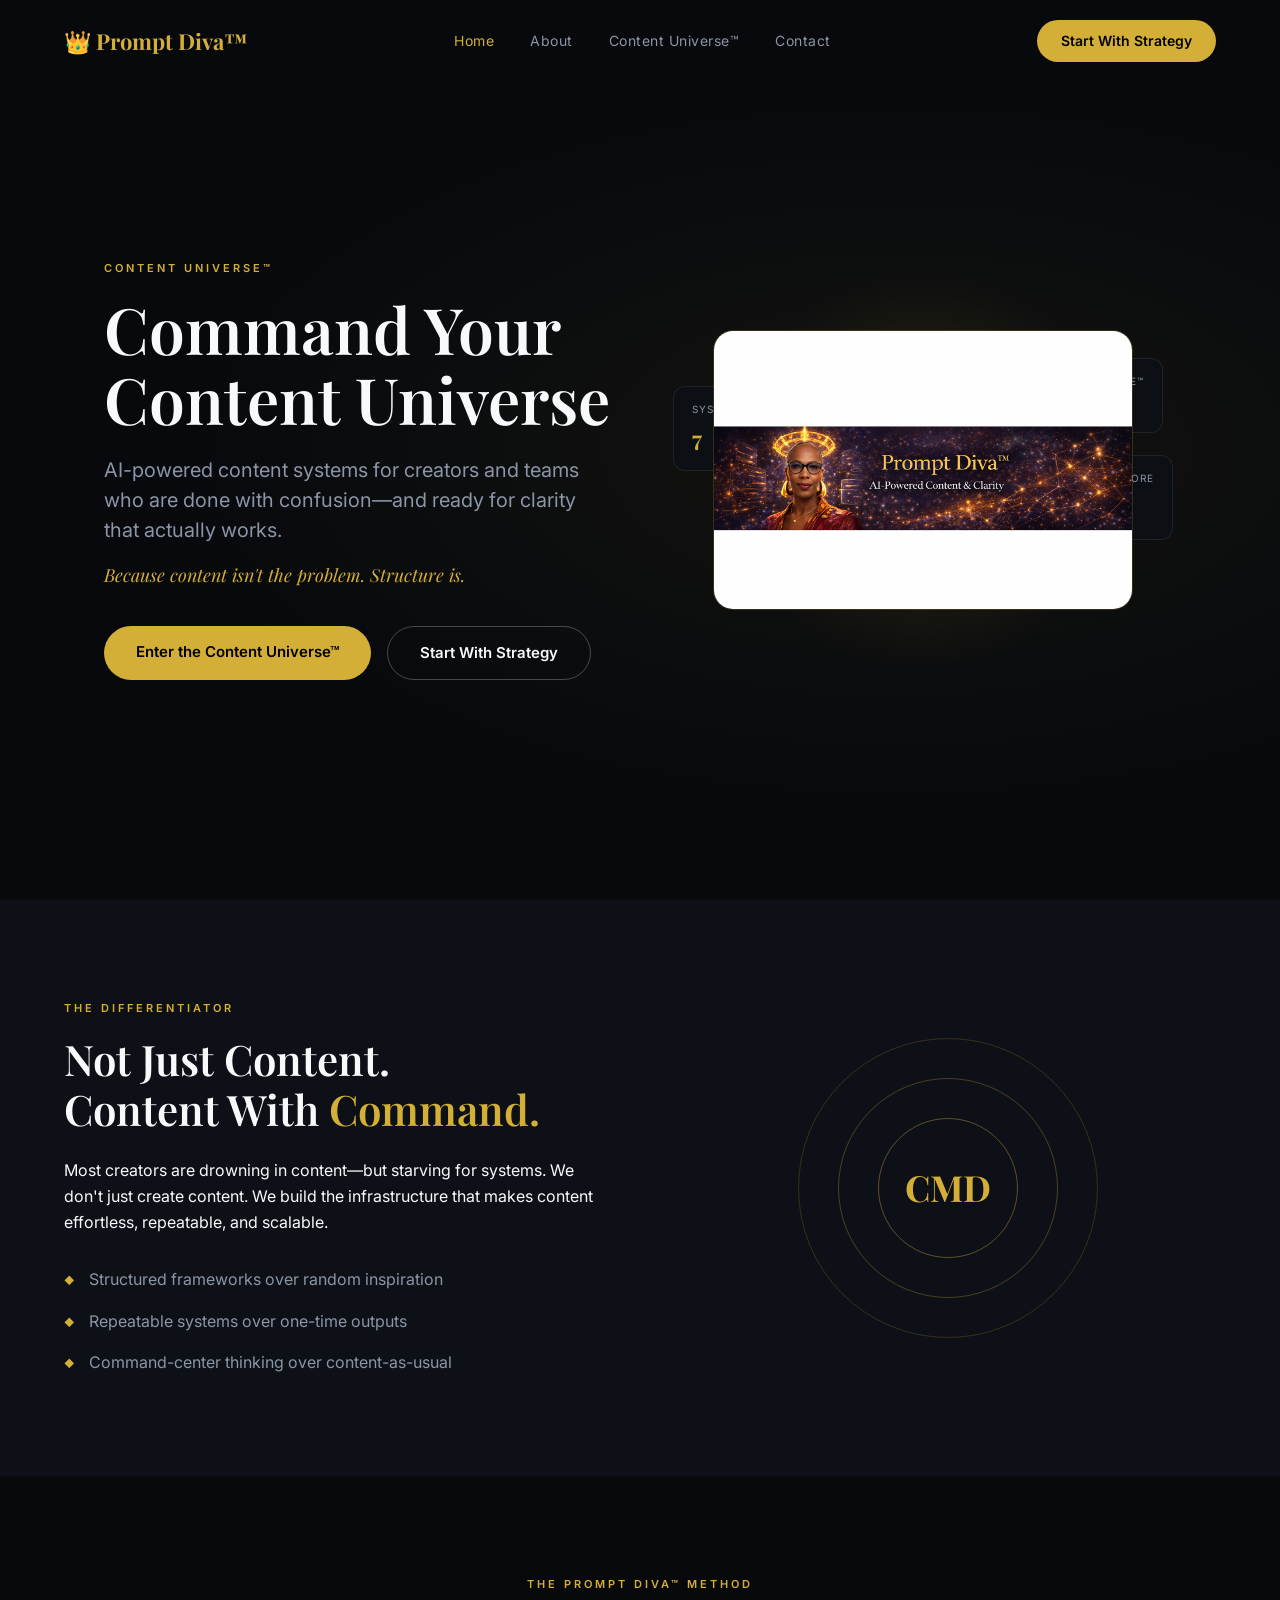
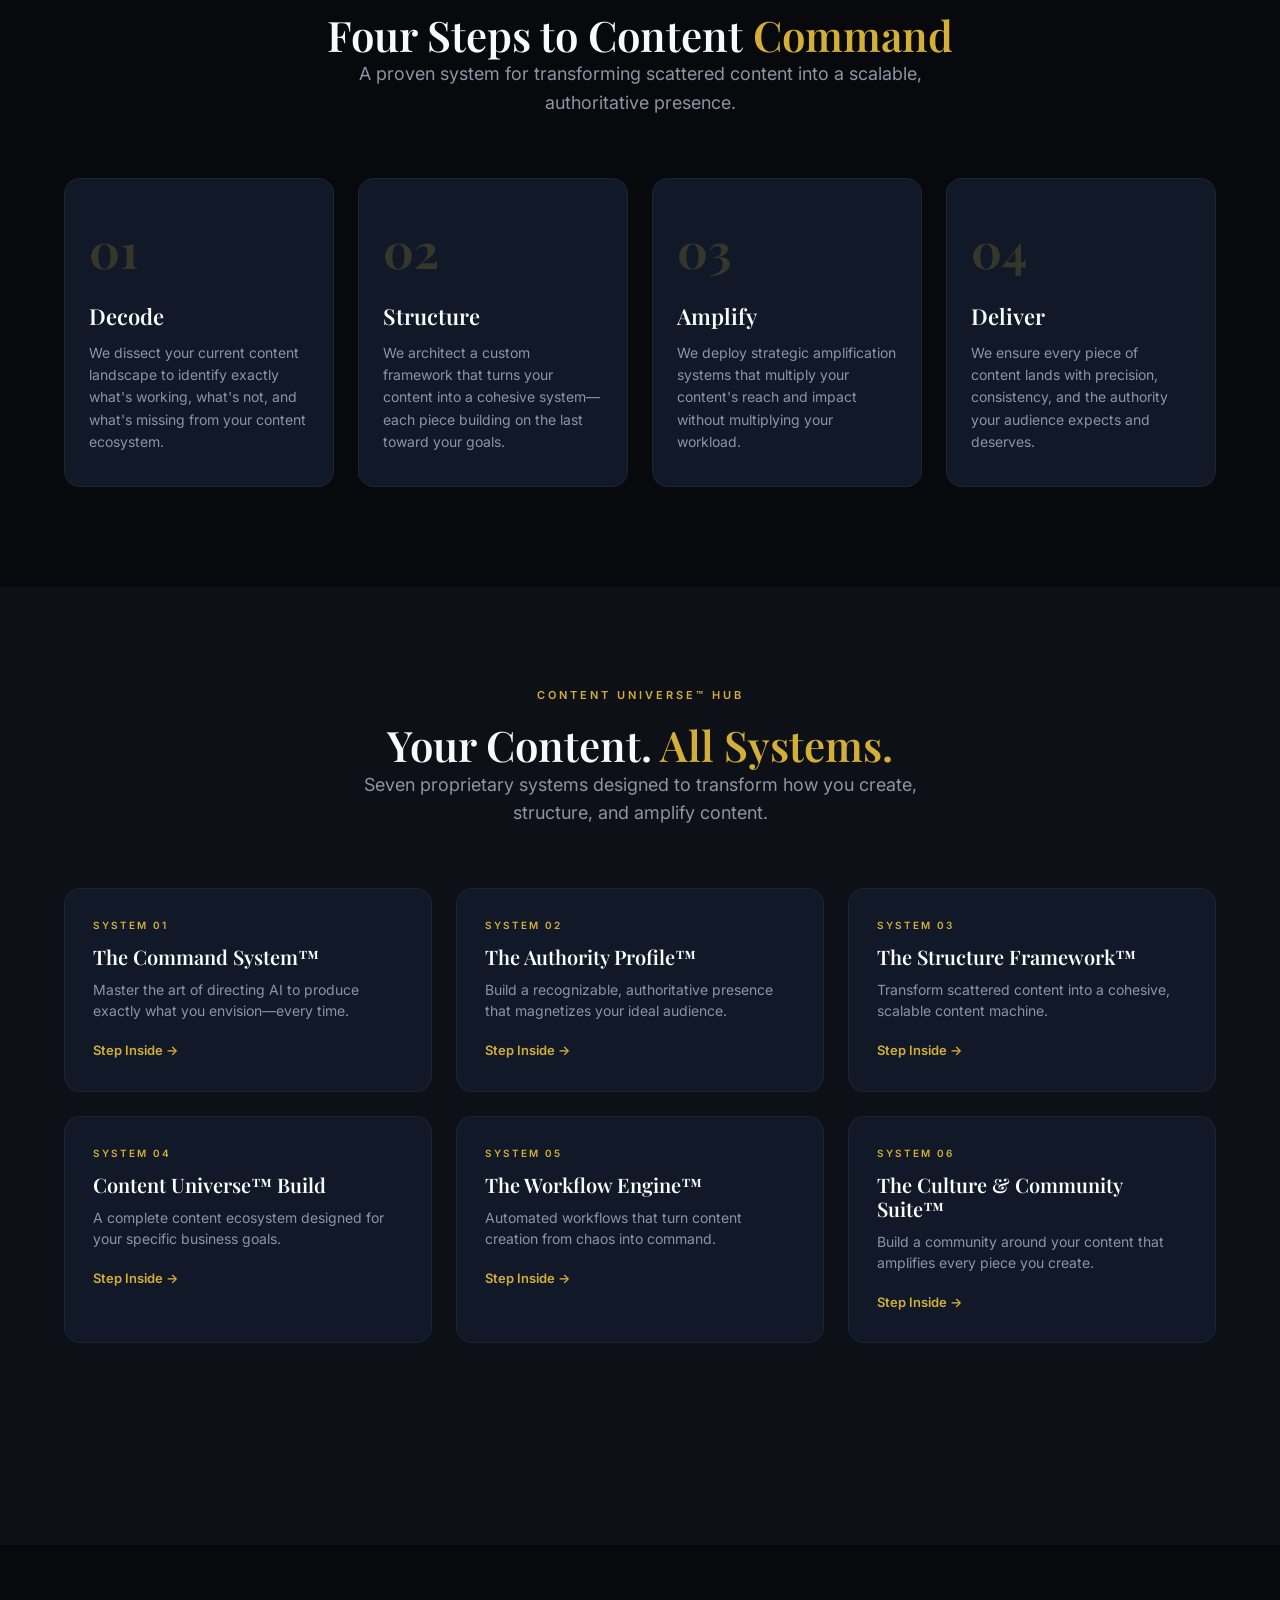
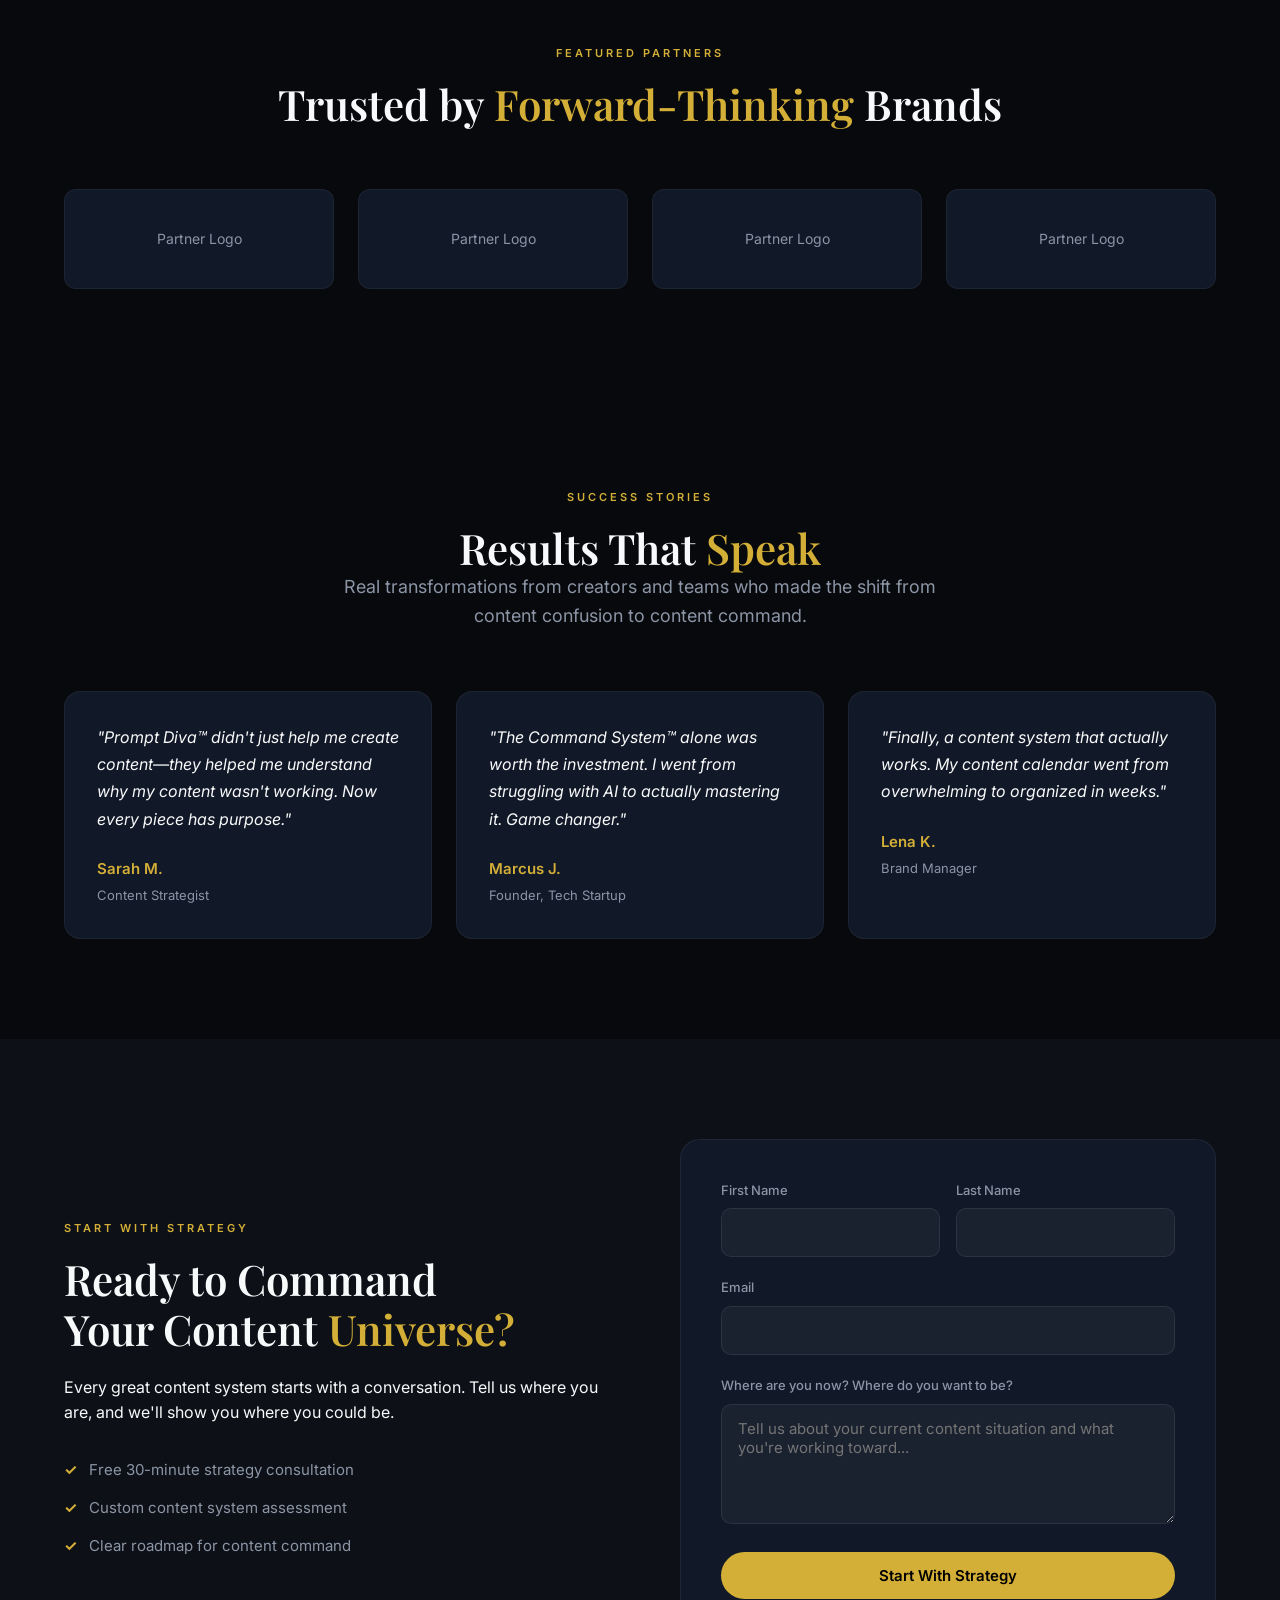
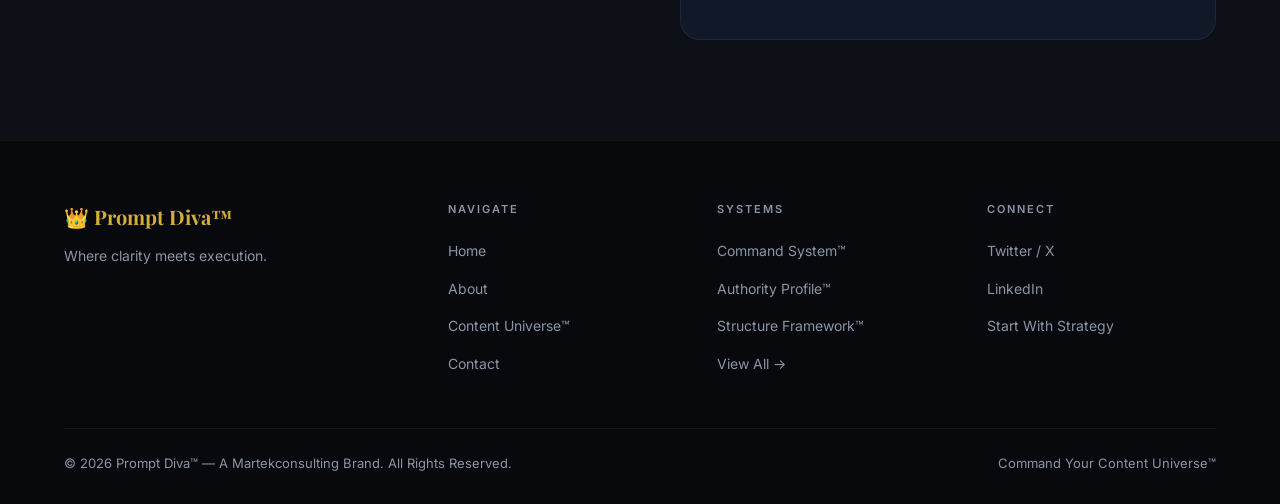
<file: index.html>
<!DOCTYPE html>
<html lang="en">
<head>
  <meta charset="UTF-8">
  <meta name="viewport" content="width=device-width, initial-scale=1.0">
  <title>Prompt Diva™ — Where Clarity Meets Execution</title>
  <meta name="description" content="AI-powered content systems for creators and teams who are done with confusion—and ready for clarity that actually works.">
  <link rel="preconnect" href="https://fonts.googleapis.com">
  <link rel="preconnect" href="https://fonts.gstatic.com" crossorigin>
  <link href="https://fonts.googleapis.com/css2?family=Inter:wght@400;500;600;700&family=Playfair+Display:wght@600;700&display=swap" rel="stylesheet">
  <link rel="stylesheet" href="styles.css">
</head>
<body>

<!-- Navigation -->
<nav class="navbar" id="navbar">
  <div class="container">
    <a href="index.html" class="nav-logo">👑 Prompt Diva™</a>
    <ul class="nav-links">
      <li><a href="index.html" class="active">Home</a></li>
      <li><a href="about.html">About</a></li>
      <li><a href="universe.html">Content Universe™</a></li>
      <li><a href="contact.html">Contact</a></li>
    </ul>
    <a href="contact.html" class="btn btn-primary nav-cta">Start With Strategy</a>
  </div>
</nav>

<!-- HERO SECTION 1 -->
<section class="hero-section">
  <div class="container">
    <div class="hero-grid">
      <div class="hero-content fade-up">
        <span class="section-label">Content Universe™</span>
        <h1>Command Your<br>Content Universe</h1>
        <p class="hero-sub">AI-powered content systems for creators and teams who are done with confusion—and ready for clarity that actually works.</p>
        <p class="hero-sig">Because content isn't the problem. Structure is.</p>
        <div class="hero-ctas">
          <a href="universe.html" class="btn btn-primary">Enter the Content Universe™</a>
          <a href="contact.html" class="btn btn-secondary">Start With Strategy</a>
        </div>
      </div>
      <div class="hero-visual fade-up">
        <div class="hero-image-wrapper">
          <div class="hero-glow"></div>
          <img src="assets/diva-overlay.png" alt="Prompt Diva™" class="hero-image">
          <div class="floating-panel panel-1">
            <span class="panel-label">Systems Active</span>
            <span class="panel-value">7</span>
          </div>
          <div class="floating-panel panel-2">
            <span class="panel-label">Clarity Score</span>
            <span class="panel-value">94%</span>
          </div>
          <div class="floating-panel panel-3">
            <span class="panel-label">Content Universe™</span>
            <span class="panel-status">ONLINE</span>
          </div>
        </div>
      </div>
    </div>
  </div>
  <div class="hero-particles"></div>
</section>

<!-- DIFFERENTIATOR SECTION 2 -->
<section class="diff-section">
  <div class="container">
    <div class="diff-grid">
      <div class="diff-content fade-up">
        <span class="section-label">The Differentiator</span>
        <h2>Not Just Content.<br>Content With <span class="gold-text">Command.</span></h2>
        <p class="section-sub">Most creators are drowning in content—but starving for systems. We don't just create content. We build the infrastructure that makes content effortless, repeatable, and scalable.</p>
        <ul class="diff-list">
          <li>
            <span class="diff-icon">◆</span>
            <span>Structured frameworks over random inspiration</span>
          </li>
          <li>
            <span class="diff-icon">◆</span>
            <span>Repeatable systems over one-time outputs</span>
          </li>
          <li>
            <span class="diff-icon">◆</span>
            <span>Command-center thinking over content-as-usual</span>
          </li>
        </ul>
      </div>
      <div class="diff-visual fade-up">
        <div class="diff-visual-box">
          <div class="dv-ring dv-ring-1"></div>
          <div class="dv-ring dv-ring-2"></div>
          <div class="dv-ring dv-ring-3"></div>
          <div class="dv-center">CMD</div>
        </div>
      </div>
    </div>
  </div>
</section>

<!-- METHOD SECTION 3 -->
<section class="method-section">
  <div class="container">
    <div class="section-header fade-up">
      <span class="section-label">The Prompt Diva™ Method</span>
      <h2>Four Steps to Content <span class="gold-text">Command</span></h2>
      <p class="section-sub" style="margin: 0 auto;">A proven system for transforming scattered content into a scalable, authoritative presence.</p>
    </div>
    <div class="method-grid">
      <div class="method-card fade-up">
        <span class="method-num">01</span>
        <h3>Decode</h3>
        <p>We dissect your current content landscape to identify exactly what's working, what's not, and what's missing from your content ecosystem.</p>
      </div>
      <div class="method-card fade-up">
        <span class="method-num">02</span>
        <h3>Structure</h3>
        <p>We architect a custom framework that turns your content into a cohesive system—each piece building on the last toward your goals.</p>
      </div>
      <div class="method-card fade-up">
        <span class="method-num">03</span>
        <h3>Amplify</h3>
        <p>We deploy strategic amplification systems that multiply your content's reach and impact without multiplying your workload.</p>
      </div>
      <div class="method-card fade-up">
        <span class="method-num">04</span>
        <h3>Deliver</h3>
        <p>We ensure every piece of content lands with precision, consistency, and the authority your audience expects and deserves.</p>
      </div>
    </div>
  </div>
</section>

<!-- CONTENT UNIVERSE HUB SECTION 4 -->
<section class="universe-hub-section">
  <div class="container">
    <div class="section-header fade-up">
      <span class="section-label">Content Universe™ Hub</span>
      <h2>Your Content. <span class="gold-text">All Systems.</span></h2>
      <p class="section-sub" style="margin: 0 auto;">Seven proprietary systems designed to transform how you create, structure, and amplify content.</p>
    </div>
    <div class="universe-grid">
      <a href="universe.html#command" class="system-card fade-up">
        <span class="system-badge">System 01</span>
        <h3>The Command System™</h3>
        <p>Master the art of directing AI to produce exactly what you envision—every time.</p>
        <span class="system-cta">Step Inside →</span>
      </a>
      <a href="universe.html#authority" class="system-card fade-up">
        <span class="system-badge">System 02</span>
        <h3>The Authority Profile™</h3>
        <p>Build a recognizable, authoritative presence that magnetizes your ideal audience.</p>
        <span class="system-cta">Step Inside →</span>
      </a>
      <a href="universe.html#structure" class="system-card fade-up">
        <span class="system-badge">System 03</span>
        <h3>The Structure Framework™</h3>
        <p>Transform scattered content into a cohesive, scalable content machine.</p>
        <span class="system-cta">Step Inside →</span>
      </a>
      <a href="universe.html#builder" class="system-card fade-up">
        <span class="system-badge">System 04</span>
        <h3>Content Universe™ Build</h3>
        <p>A complete content ecosystem designed for your specific business goals.</p>
        <span class="system-cta">Step Inside →</span>
      </a>
      <a href="universe.html#workflow" class="system-card fade-up">
        <span class="system-badge">System 05</span>
        <h3>The Workflow Engine™</h3>
        <p>Automated workflows that turn content creation from chaos into command.</p>
        <span class="system-cta">Step Inside →</span>
      </a>
      <a href="universe.html#culture" class="system-card fade-up">
        <span class="system-badge">System 06</span>
        <h3>The Culture & Community Suite™</h3>
        <p>Build a community around your content that amplifies every piece you create.</p>
        <span class="system-cta">Step Inside →</span>
      </a>
    </div>
    <div class="universe-cta fade-up">
      <a href="universe.html" class="btn btn-secondary">Explore All Systems</a>
    </div>
  </div>
</section>

<!-- FEATURED PARTNERS SECTION 5 -->
<section class="partners-section">
  <div class="container">
    <div class="section-header fade-up">
      <span class="section-label">Featured Partners</span>
      <h2>Trusted by <span class="gold-text">Forward-Thinking</span> Brands</h2>
    </div>
    <div class="partners-grid fade-up">
      <div class="partner-card">Partner Logo</div>
      <div class="partner-card">Partner Logo</div>
      <div class="partner-card">Partner Logo</div>
      <div class="partner-card">Partner Logo</div>
    </div>
  </div>
</section>

<!-- SUCCESS STORIES SECTION 6 -->
<section class="success-section">
  <div class="container">
    <div class="section-header fade-up">
      <span class="section-label">Success Stories</span>
      <h2>Results That <span class="gold-text">Speak</span></h2>
      <p class="section-sub" style="margin: 0 auto;">Real transformations from creators and teams who made the shift from content confusion to content command.</p>
    </div>
    <div class="success-grid">
      <div class="success-card fade-up">
        <p class="success-quote">"Prompt Diva™ didn't just help me create content—they helped me understand why my content wasn't working. Now every piece has purpose."</p>
        <div class="success-author">
          <span class="author-name">Sarah M.</span>
          <span class="author-title">Content Strategist</span>
        </div>
      </div>
      <div class="success-card fade-up">
        <p class="success-quote">"The Command System™ alone was worth the investment. I went from struggling with AI to actually mastering it. Game changer."</p>
        <div class="success-author">
          <span class="author-name">Marcus J.</span>
          <span class="author-title">Founder, Tech Startup</span>
        </div>
      </div>
      <div class="success-card fade-up">
        <p class="success-quote">"Finally, a content system that actually works. My content calendar went from overwhelming to organized in weeks."</p>
        <div class="success-author">
          <span class="author-name">Lena K.</span>
          <span class="author-title">Brand Manager</span>
        </div>
      </div>
    </div>
  </div>
</section>

<!-- STRATEGY FORM SECTION 7 -->
<section class="strategy-section" id="strategy">
  <div class="container">
    <div class="strategy-grid">
      <div class="strategy-content fade-up">
        <span class="section-label">Start With Strategy</span>
        <h2>Ready to Command<br>Your Content <span class="gold-text">Universe?</span></h2>
        <p class="section-sub">Every great content system starts with a conversation. Tell us where you are, and we'll show you where you could be.</p>
        <div class="strategy-benefits">
          <div class="benefit-item">
            <span class="benefit-icon">✓</span>
            <span>Free 30-minute strategy consultation</span>
          </div>
          <div class="benefit-item">
            <span class="benefit-icon">✓</span>
            <span>Custom content system assessment</span>
          </div>
          <div class="benefit-item">
            <span class="benefit-icon">✓</span>
            <span>Clear roadmap for content command</span>
          </div>
        </div>
      </div>
      <div class="strategy-form-wrapper fade-up">
        <form class="strategy-form" id="strategyForm">
          <div class="form-row">
            <div class="form-group">
              <label for="firstName">First Name</label>
              <input type="text" id="firstName" name="firstName" required>
            </div>
            <div class="form-group">
              <label for="lastName">Last Name</label>
              <input type="text" id="lastName" name="lastName" required>
            </div>
          </div>
          <div class="form-group">
            <label for="email">Email</label>
            <input type="email" id="email" name="email" required>
          </div>
          <div class="form-group">
            <label for="message">Where are you now? Where do you want to be?</label>
            <textarea id="message" name="message" placeholder="Tell us about your current content situation and what you're working toward..." required></textarea>
          </div>
          <button type="submit" class="btn btn-primary" style="width: 100%;">Start With Strategy</button>
        </form>
        <div class="form-success" id="formSuccess" style="display: none;">
          <div class="success-icon">👑</div>
          <h3>Strategy Request Received</h3>
          <p>We'll be in touch within 24 hours to schedule your consultation.</p>
        </div>
      </div>
    </div>
  </div>
</section>

<!-- FOOTER -->
<footer class="footer">
  <div class="container">
    <div class="footer-grid">
      <div class="footer-brand">
        <div class="footer-logo">👑 Prompt Diva™</div>
        <p>Where clarity meets execution.</p>
      </div>
      <div class="footer-col">
        <h4>Navigate</h4>
        <ul>
          <li><a href="index.html">Home</a></li>
          <li><a href="about.html">About</a></li>
          <li><a href="universe.html">Content Universe™</a></li>
          <li><a href="contact.html">Contact</a></li>
        </ul>
      </div>
      <div class="footer-col">
        <h4>Systems</h4>
        <ul>
          <li><a href="universe.html#command">Command System™</a></li>
          <li><a href="universe.html#authority">Authority Profile™</a></li>
          <li><a href="universe.html#structure">Structure Framework™</a></li>
          <li><a href="universe.html">View All →</a></li>
        </ul>
      </div>
      <div class="footer-col">
        <h4>Connect</h4>
        <ul>
          <li><a href="https://twitter.com/promptdiva" target="_blank">Twitter / X</a></li>
          <li><a href="https://linkedin.com/company/promptdiva" target="_blank">LinkedIn</a></li>
          <li><a href="contact.html">Start With Strategy</a></li>
        </ul>
      </div>
    </div>
    <div class="footer-bottom">
      <p>© 2026 Prompt Diva™ — A Martekconsulting Brand. All Rights Reserved.</p>
      <p>Command Your Content Universe™</p>
    </div>
  </div>
</footer>

<script src="main.js"></script>
</body>
</html>
</file>
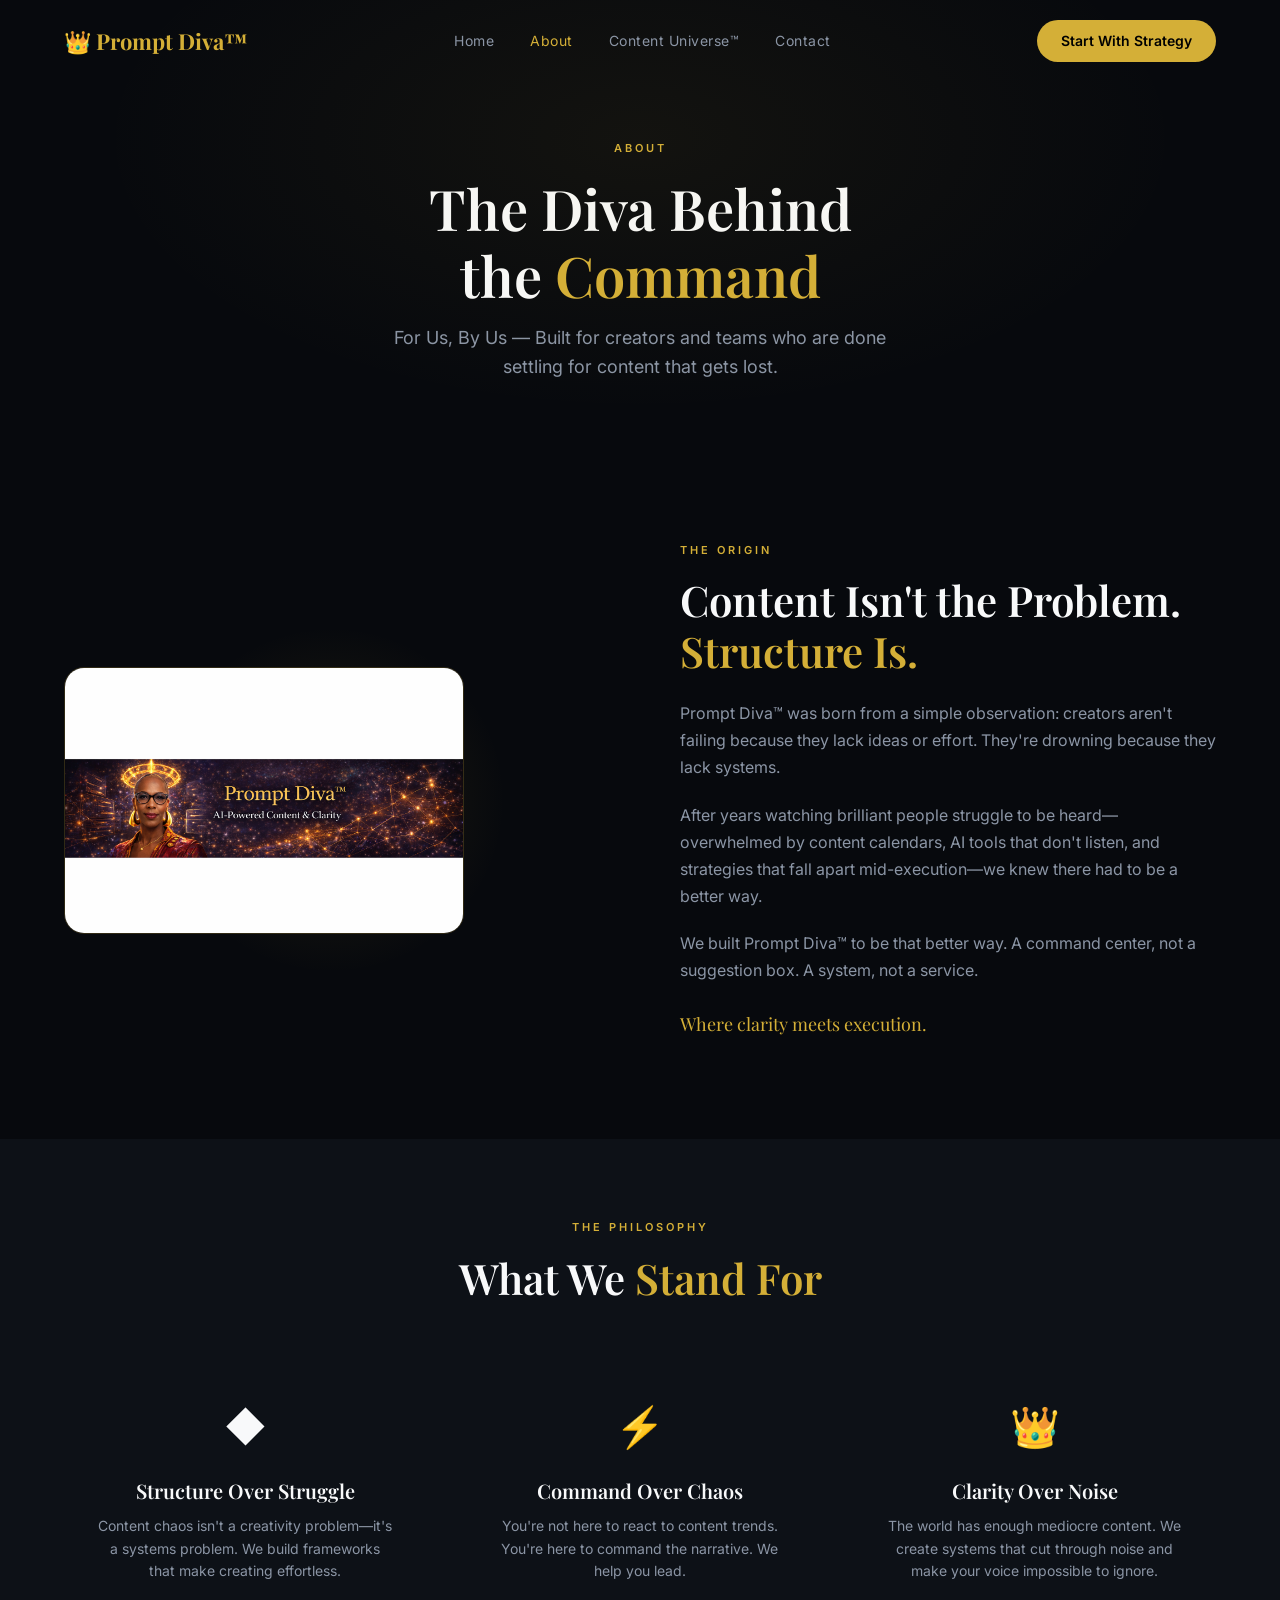
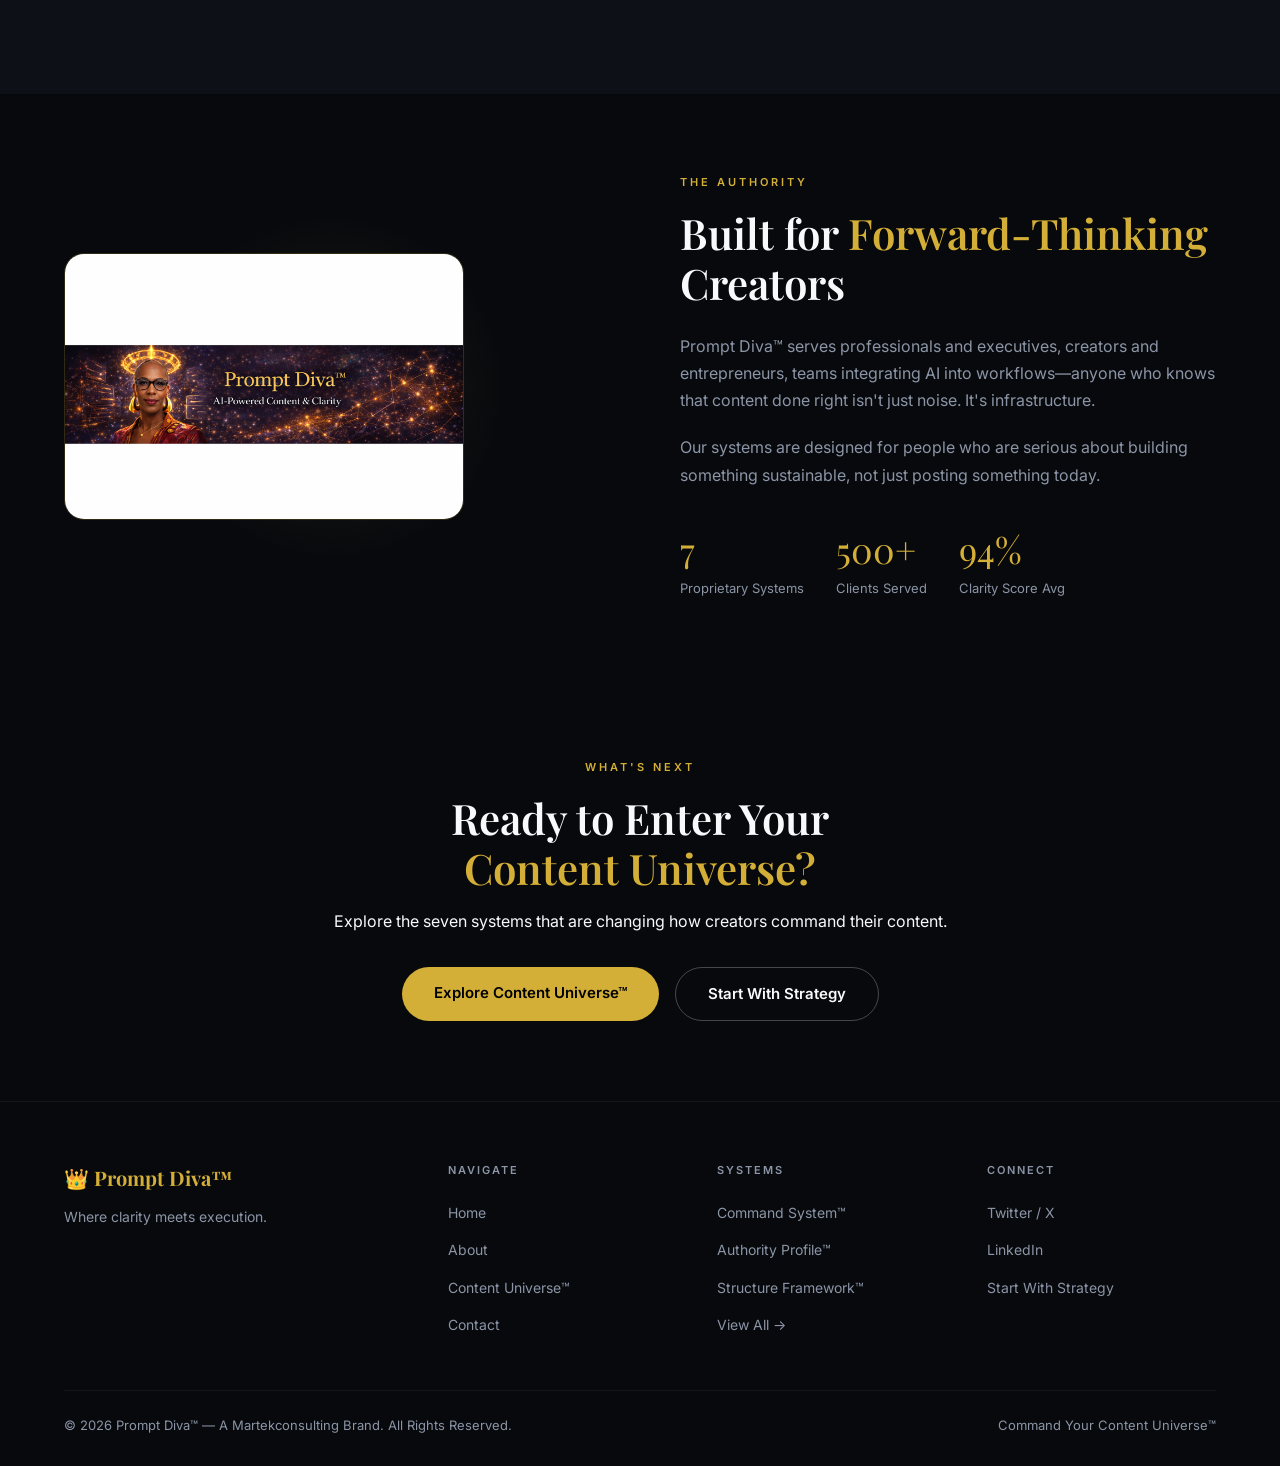
<file: about.html>
<!DOCTYPE html>
<html lang="en">
<head>
  <meta charset="UTF-8">
  <meta name="viewport" content="width=device-width, initial-scale=1.0">
  <title>About — Prompt Diva™ | Where Clarity Meets Execution</title>
  <meta name="description" content="The story behind Prompt Diva™ — AI content strategy for creators and teams who demand more than content. They demand systems.">
  <link rel="preconnect" href="https://fonts.googleapis.com">
  <link rel="preconnect" href="https://fonts.gstatic.com" crossorigin>
  <link href="https://fonts.googleapis.com/css2?family=Inter:wght@400;500;600;700&family=Playfair+Display:wght@600;700&display=swap" rel="stylesheet">
  <link rel="stylesheet" href="styles.css">
</head>
<body>

<!-- Navigation -->
<nav class="navbar" id="navbar">
  <div class="container">
    <a href="index.html" class="nav-logo">👑 Prompt Diva™</a>
    <ul class="nav-links">
      <li><a href="index.html">Home</a></li>
      <li><a href="about.html" class="active">About</a></li>
      <li><a href="universe.html">Content Universe™</a></li>
      <li><a href="contact.html">Contact</a></li>
    </ul>
    <a href="contact.html" class="btn btn-primary nav-cta">Start With Strategy</a>
  </div>
</nav>

<!-- Page Hero -->
<section class="page-hero">
  <div class="container">
    <span class="section-label">About</span>
    <h1>The Diva Behind<br>the <span class="gold-text">Command</span></h1>
    <p class="subtitle">For Us, By Us — Built for creators and teams who are done settling for content that gets lost.</p>
  </div>
</section>

<!-- About Story Section -->
<section class="about-section" style="padding: 80px 0;">
  <div class="container">
    <div class="about-grid">
      <div class="about-image-wrapper fade-up">
        <div class="about-image-glow"></div>
        <img src="assets/diva-overlay.png" alt="Prompt Diva™" class="about-image">
      </div>
      <div class="about-content fade-up">
        <span class="section-label">The Origin</span>
        <h2>Content Isn't the Problem.<br><span class="gold-text">Structure Is.</span></h2>
        <p>Prompt Diva™ was born from a simple observation: creators aren't failing because they lack ideas or effort. They're drowning because they lack systems.</p>
        <p>After years watching brilliant people struggle to be heard—overwhelmed by content calendars, AI tools that don't listen, and strategies that fall apart mid-execution—we knew there had to be a better way.</p>
        <p>We built Prompt Diva™ to be that better way. A command center, not a suggestion box. A system, not a service.</p>
        <p style="color: var(--gold); font-family: 'Playfair Display', serif; font-size: 18px; margin-top: 24px;">Where clarity meets execution.</p>
      </div>
    </div>
  </div>
</section>

<!-- Philosophy Section -->
<section class="about-philosophy">
  <div class="container">
    <div class="section-header fade-up">
      <span class="section-label">The Philosophy</span>
      <h2>What We <span class="gold-text">Stand For</span></h2>
    </div>
    <div class="philosophy-grid">
      <div class="philosophy-card fade-up">
        <div class="philosophy-icon">◆</div>
        <h3>Structure Over Struggle</h3>
        <p>Content chaos isn't a creativity problem—it's a systems problem. We build frameworks that make creating effortless.</p>
      </div>
      <div class="philosophy-card fade-up">
        <div class="philosophy-icon">⚡</div>
        <h3>Command Over Chaos</h3>
        <p>You're not here to react to content trends. You're here to command the narrative. We help you lead.</p>
      </div>
      <div class="philosophy-card fade-up">
        <div class="philosophy-icon">👑</div>
        <h3>Clarity Over Noise</h3>
        <p>The world has enough mediocre content. We create systems that cut through noise and make your voice impossible to ignore.</p>
      </div>
    </div>
  </div>
</section>

<!-- Authority Section -->
<section class="about-section" style="padding: 80px 0;">
  <div class="container">
    <div class="about-grid" style="direction: rtl;">
      <div class="about-content fade-up" style="direction: ltr;">
        <span class="section-label">The Authority</span>
        <h2>Built for <span class="gold-text">Forward-Thinking</span> Creators</h2>
        <p>Prompt Diva™ serves professionals and executives, creators and entrepreneurs, teams integrating AI into workflows—anyone who knows that content done right isn't just noise. It's infrastructure.</p>
        <p>Our systems are designed for people who are serious about building something sustainable, not just posting something today.</p>
        <div style="display: flex; gap: 32px; margin-top: 32px; flex-wrap: wrap;">
          <div>
            <div style="font-family: 'Playfair Display', serif; font-size: 36px; color: var(--gold);">7</div>
            <div style="font-size: 13px; color: var(--muted);">Proprietary Systems</div>
          </div>
          <div>
            <div style="font-family: 'Playfair Display', serif; font-size: 36px; color: var(--gold);">500+</div>
            <div style="font-size: 13px; color: var(--muted);">Clients Served</div>
          </div>
          <div>
            <div style="font-family: 'Playfair Display', serif; font-size: 36px; color: var(--gold);">94%</div>
            <div style="font-size: 13px; color: var(--muted);">Clarity Score Avg</div>
          </div>
        </div>
      </div>
      <div class="about-image-wrapper fade-up" style="direction: ltr;">
        <div class="about-image-glow"></div>
        <img src="assets/diva-overlay.png" alt="Prompt Diva™ Authority" class="about-image">
      </div>
    </div>
  </div>
</section>

<!-- Final CTA -->
<section class="about-cta">
  <div class="container">
    <div class="fade-up">
      <span class="section-label">What's Next</span>
      <h2>Ready to Enter Your<br><span class="gold-text">Content Universe?</span></h2>
      <p class="subtitle" style="margin: 16px auto 32px;">Explore the seven systems that are changing how creators command their content.</p>
      <div style="display: flex; gap: 16px; justify-content: center; flex-wrap: wrap;">
        <a href="universe.html" class="btn btn-primary">Explore Content Universe™</a>
        <a href="contact.html" class="btn btn-secondary">Start With Strategy</a>
      </div>
    </div>
  </div>
</section>

<!-- Footer -->
<footer class="footer">
  <div class="container">
    <div class="footer-grid">
      <div class="footer-brand">
        <div class="footer-logo">👑 Prompt Diva™</div>
        <p>Where clarity meets execution.</p>
      </div>
      <div class="footer-col">
        <h4>Navigate</h4>
        <ul>
          <li><a href="index.html">Home</a></li>
          <li><a href="about.html">About</a></li>
          <li><a href="universe.html">Content Universe™</a></li>
          <li><a href="contact.html">Contact</a></li>
        </ul>
      </div>
      <div class="footer-col">
        <h4>Systems</h4>
        <ul>
          <li><a href="universe.html#command">Command System™</a></li>
          <li><a href="universe.html#authority">Authority Profile™</a></li>
          <li><a href="universe.html#structure">Structure Framework™</a></li>
          <li><a href="universe.html">View All →</a></li>
        </ul>
      </div>
      <div class="footer-col">
        <h4>Connect</h4>
        <ul>
          <li><a href="https://twitter.com/promptdiva" target="_blank">Twitter / X</a></li>
          <li><a href="https://linkedin.com/company/promptdiva" target="_blank">LinkedIn</a></li>
          <li><a href="contact.html">Start With Strategy</a></li>
        </ul>
      </div>
    </div>
    <div class="footer-bottom">
      <p>© 2026 Prompt Diva™ — A Martekconsulting Brand. All Rights Reserved.</p>
      <p>Command Your Content Universe™</p>
    </div>
  </div>
</footer>

<script src="main.js"></script>
</body>
</html>
</file>
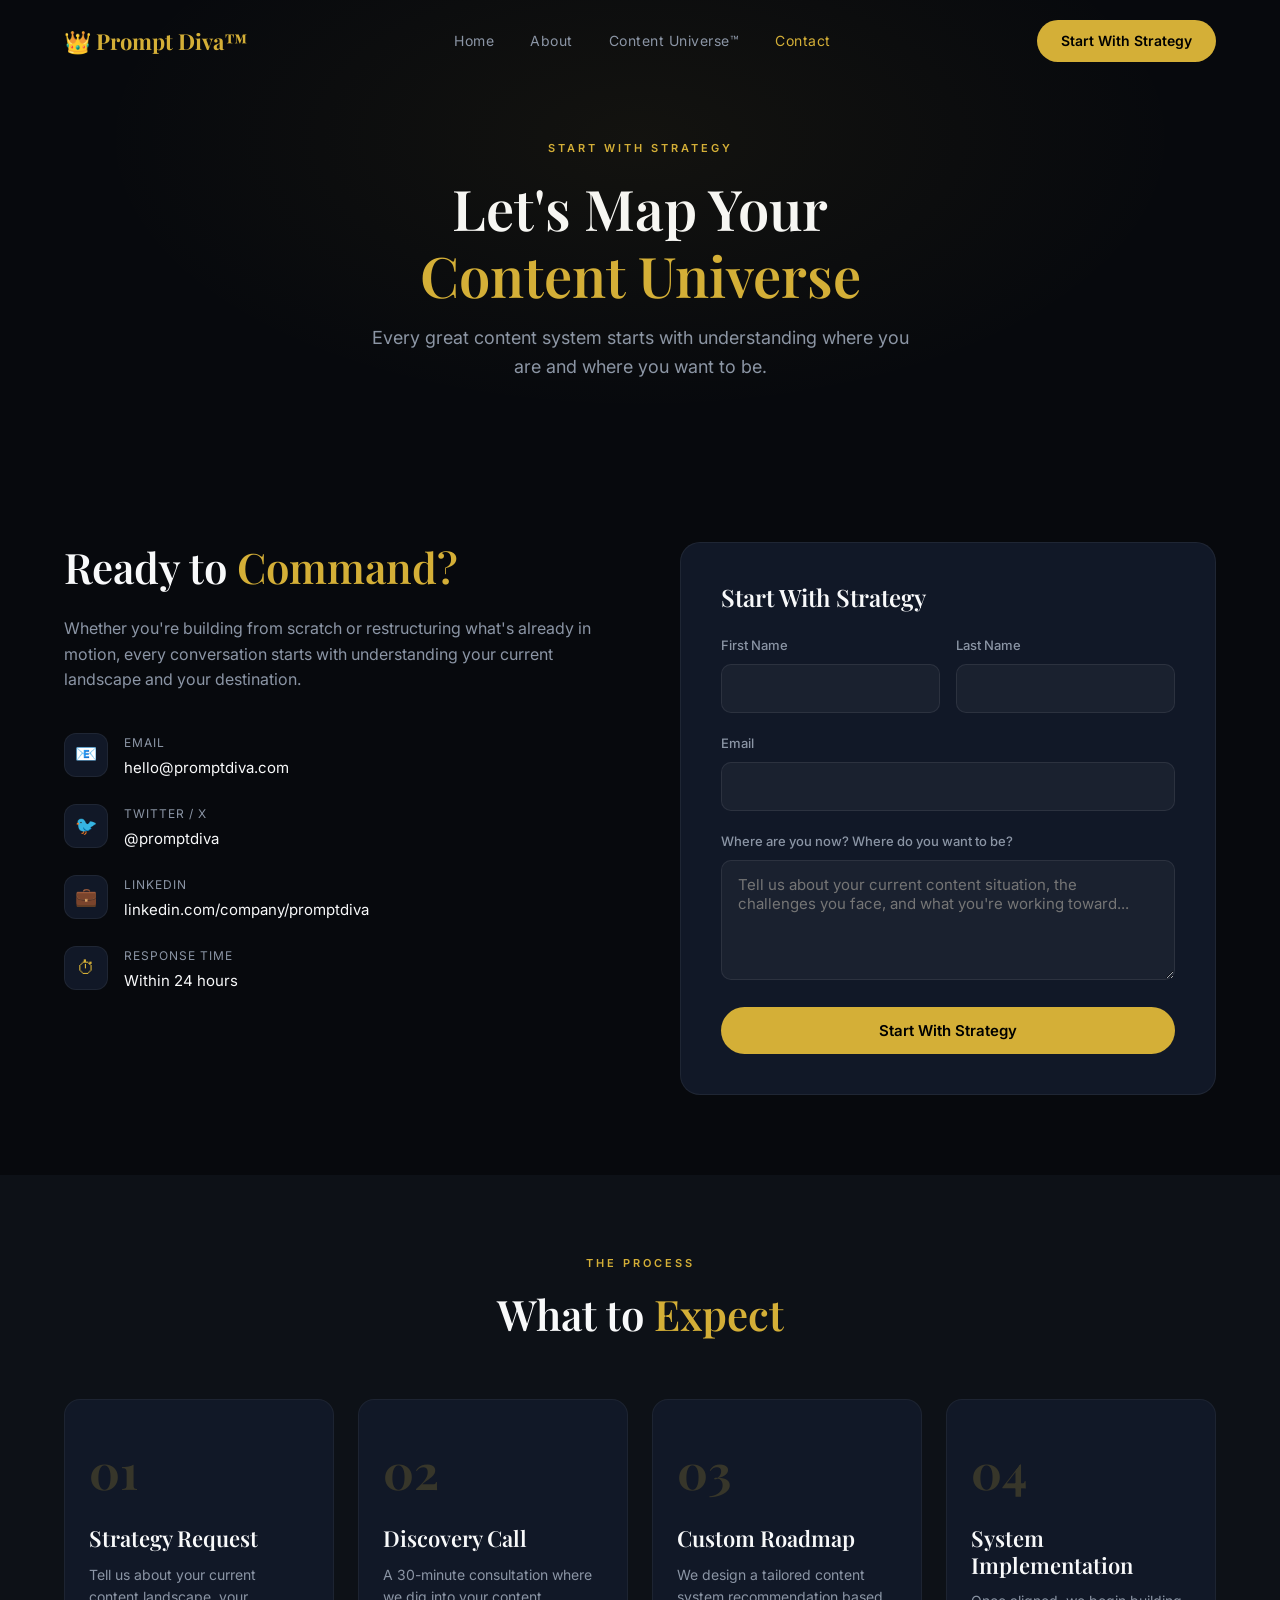
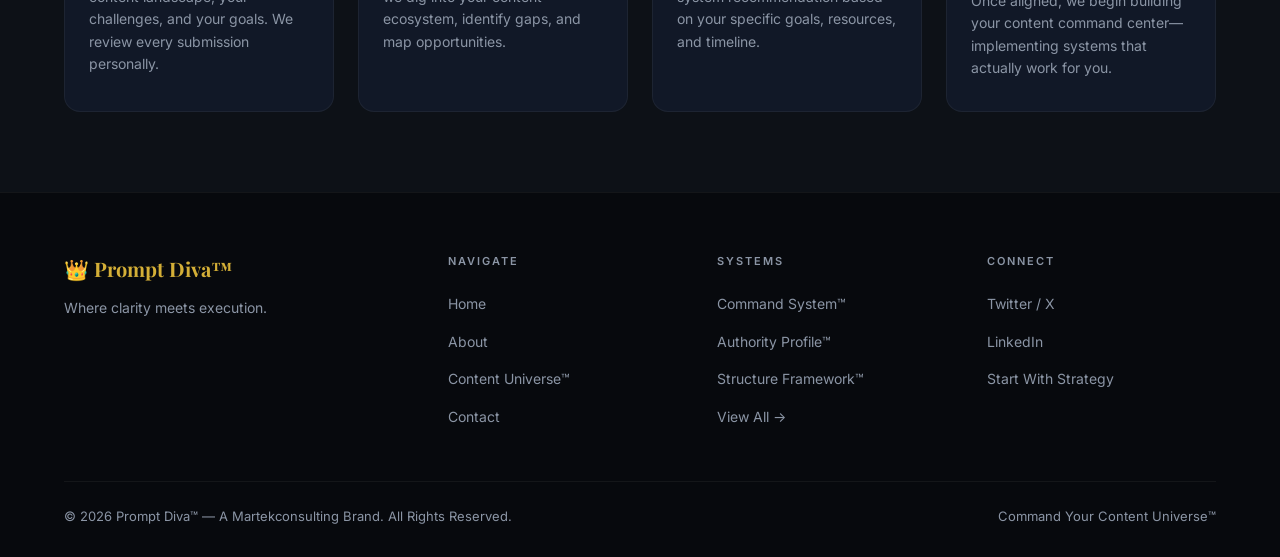
<file: contact.html>
<!DOCTYPE html>
<html lang="en">
<head>
  <meta charset="UTF-8">
  <meta name="viewport" content="width=device-width, initial-scale=1.0">
  <title>Contact — Prompt Diva™ | Start With Strategy</title>
  <meta name="description" content="Ready to command your content universe? Start with a strategy consultation. Tell us where you are and where you want to be.">
  <link rel="preconnect" href="https://fonts.googleapis.com">
  <link rel="preconnect" href="https://fonts.gstatic.com" crossorigin>
  <link href="https://fonts.googleapis.com/css2?family=Inter:wght@400;500;600;700&family=Playfair+Display:wght@600;700&display=swap" rel="stylesheet">
  <link rel="stylesheet" href="styles.css">
</head>
<body>

<!-- Navigation -->
<nav class="navbar" id="navbar">
  <div class="container">
    <a href="index.html" class="nav-logo">👑 Prompt Diva™</a>
    <ul class="nav-links">
      <li><a href="index.html">Home</a></li>
      <li><a href="about.html">About</a></li>
      <li><a href="universe.html">Content Universe™</a></li>
      <li><a href="contact.html" class="active">Contact</a></li>
    </ul>
    <a href="contact.html" class="btn btn-primary nav-cta">Start With Strategy</a>
  </div>
</nav>

<!-- Page Hero -->
<section class="page-hero">
  <div class="container">
    <span class="section-label">Start With Strategy</span>
    <h1>Let's Map Your<br><span class="gold-text">Content Universe</span></h1>
    <p class="subtitle">Every great content system starts with understanding where you are and where you want to be.</p>
  </div>
</section>

<!-- Contact Section -->
<section class="contact-page-section">
  <div class="container">
    <div class="contact-grid">
      <div class="contact-info fade-up">
        <h2>Ready to <span class="gold-text">Command?</span></h2>
        <p>Whether you're building from scratch or restructuring what's already in motion, every conversation starts with understanding your current landscape and your destination.</p>
        <div class="info-list">
          <div class="info-item">
            <div class="info-icon">📧</div>
            <div class="info-text">
              <span>Email</span>
              <p>hello@promptdiva.com</p>
            </div>
          </div>
          <div class="info-item">
            <div class="info-icon">🐦</div>
            <div class="info-text">
              <span>Twitter / X</span>
              <p>@promptdiva</p>
            </div>
          </div>
          <div class="info-item">
            <div class="info-icon">💼</div>
            <div class="info-text">
              <span>LinkedIn</span>
              <p>linkedin.com/company/promptdiva</p>
            </div>
          </div>
          <div class="info-item">
            <div class="info-icon">⏱</div>
            <div class="info-text">
              <span>Response Time</span>
              <p>Within 24 hours</p>
            </div>
          </div>
        </div>
      </div>
      <div class="contact-form-section fade-up">
        <h3>Start With Strategy</h3>
        <form id="contactForm">
          <div class="form-row">
            <div class="form-group">
              <label for="firstName">First Name</label>
              <input type="text" id="firstName" name="firstName" required>
            </div>
            <div class="form-group">
              <label for="lastName">Last Name</label>
              <input type="text" id="lastName" name="lastName" required>
            </div>
          </div>
          <div class="form-group">
            <label for="email">Email</label>
            <input type="email" id="email" name="email" required>
          </div>
          <div class="form-group">
            <label for="message">Where are you now? Where do you want to be?</label>
            <textarea id="message" name="message" placeholder="Tell us about your current content situation, the challenges you face, and what you're working toward..." required></textarea>
          </div>
          <button type="submit" class="btn btn-primary" style="width: 100%;">Start With Strategy</button>
        </form>
        <div class="form-success" id="formSuccess" style="display: none; text-align: center; padding: 40px 20px;">
          <div style="font-size: 48px; margin-bottom: 16px;">👑</div>
          <h3 style="font-size: 24px; margin-bottom: 12px;">Strategy Request Received</h3>
          <p style="color: var(--muted);">We'll be in touch within 24 hours to schedule your consultation.</p>
        </div>
      </div>
    </div>
  </div>
</section>

<!-- What to Expect Section -->
<section style="background: var(--bg-dark); padding: 80px 0;">
  <div class="container">
    <div class="section-header fade-up">
      <span class="section-label">The Process</span>
      <h2>What to <span class="gold-text">Expect</span></h2>
    </div>
    <div class="method-grid" style="margin-top: 48px;">
      <div class="method-card fade-up">
        <span class="method-num">01</span>
        <h3>Strategy Request</h3>
        <p>Tell us about your current content landscape, your challenges, and your goals. We review every submission personally.</p>
      </div>
      <div class="method-card fade-up">
        <span class="method-num">02</span>
        <h3>Discovery Call</h3>
        <p>A 30-minute consultation where we dig into your content ecosystem, identify gaps, and map opportunities.</p>
      </div>
      <div class="method-card fade-up">
        <span class="method-num">03</span>
        <h3>Custom Roadmap</h3>
        <p>We design a tailored content system recommendation based on your specific goals, resources, and timeline.</p>
      </div>
      <div class="method-card fade-up">
        <span class="method-num">04</span>
        <h3>System Implementation</h3>
        <p>Once aligned, we begin building your content command center—implementing systems that actually work for you.</p>
      </div>
    </div>
  </div>
</section>

<!-- Footer -->
<footer class="footer">
  <div class="container">
    <div class="footer-grid">
      <div class="footer-brand">
        <div class="footer-logo">👑 Prompt Diva™</div>
        <p>Where clarity meets execution.</p>
      </div>
      <div class="footer-col">
        <h4>Navigate</h4>
        <ul>
          <li><a href="index.html">Home</a></li>
          <li><a href="about.html">About</a></li>
          <li><a href="universe.html">Content Universe™</a></li>
          <li><a href="contact.html">Contact</a></li>
        </ul>
      </div>
      <div class="footer-col">
        <h4>Systems</h4>
        <ul>
          <li><a href="universe.html#command">Command System™</a></li>
          <li><a href="universe.html#authority">Authority Profile™</a></li>
          <li><a href="universe.html#structure">Structure Framework™</a></li>
          <li><a href="universe.html">View All →</a></li>
        </ul>
      </div>
      <div class="footer-col">
        <h4>Connect</h4>
        <ul>
          <li><a href="https://twitter.com/promptdiva" target="_blank">Twitter / X</a></li>
          <li><a href="https://linkedin.com/company/promptdiva" target="_blank">LinkedIn</a></li>
          <li><a href="contact.html">Start With Strategy</a></li>
        </ul>
      </div>
    </div>
    <div class="footer-bottom">
      <p>© 2026 Prompt Diva™ — A Martekconsulting Brand. All Rights Reserved.</p>
      <p>Command Your Content Universe™</p>
    </div>
  </div>
</footer>

<script src="main.js"></script>
</body>
</html>
</file>
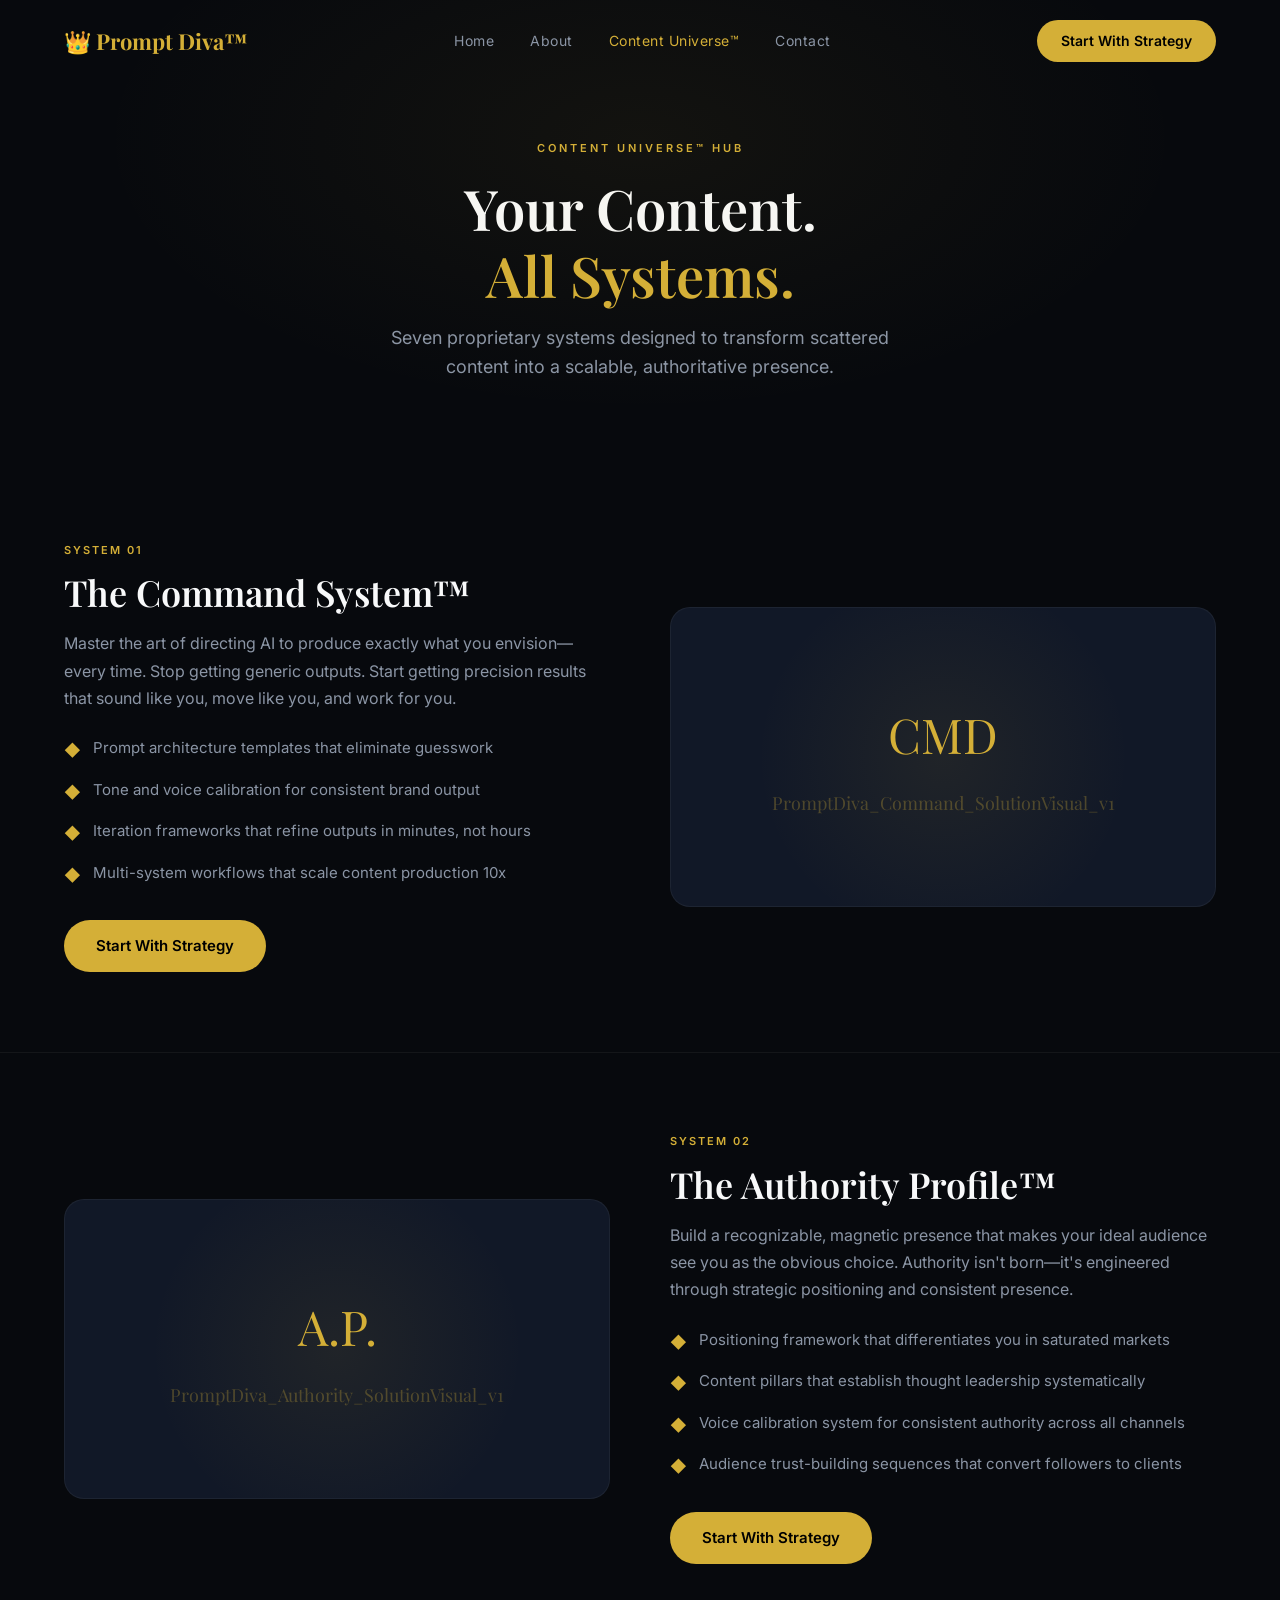
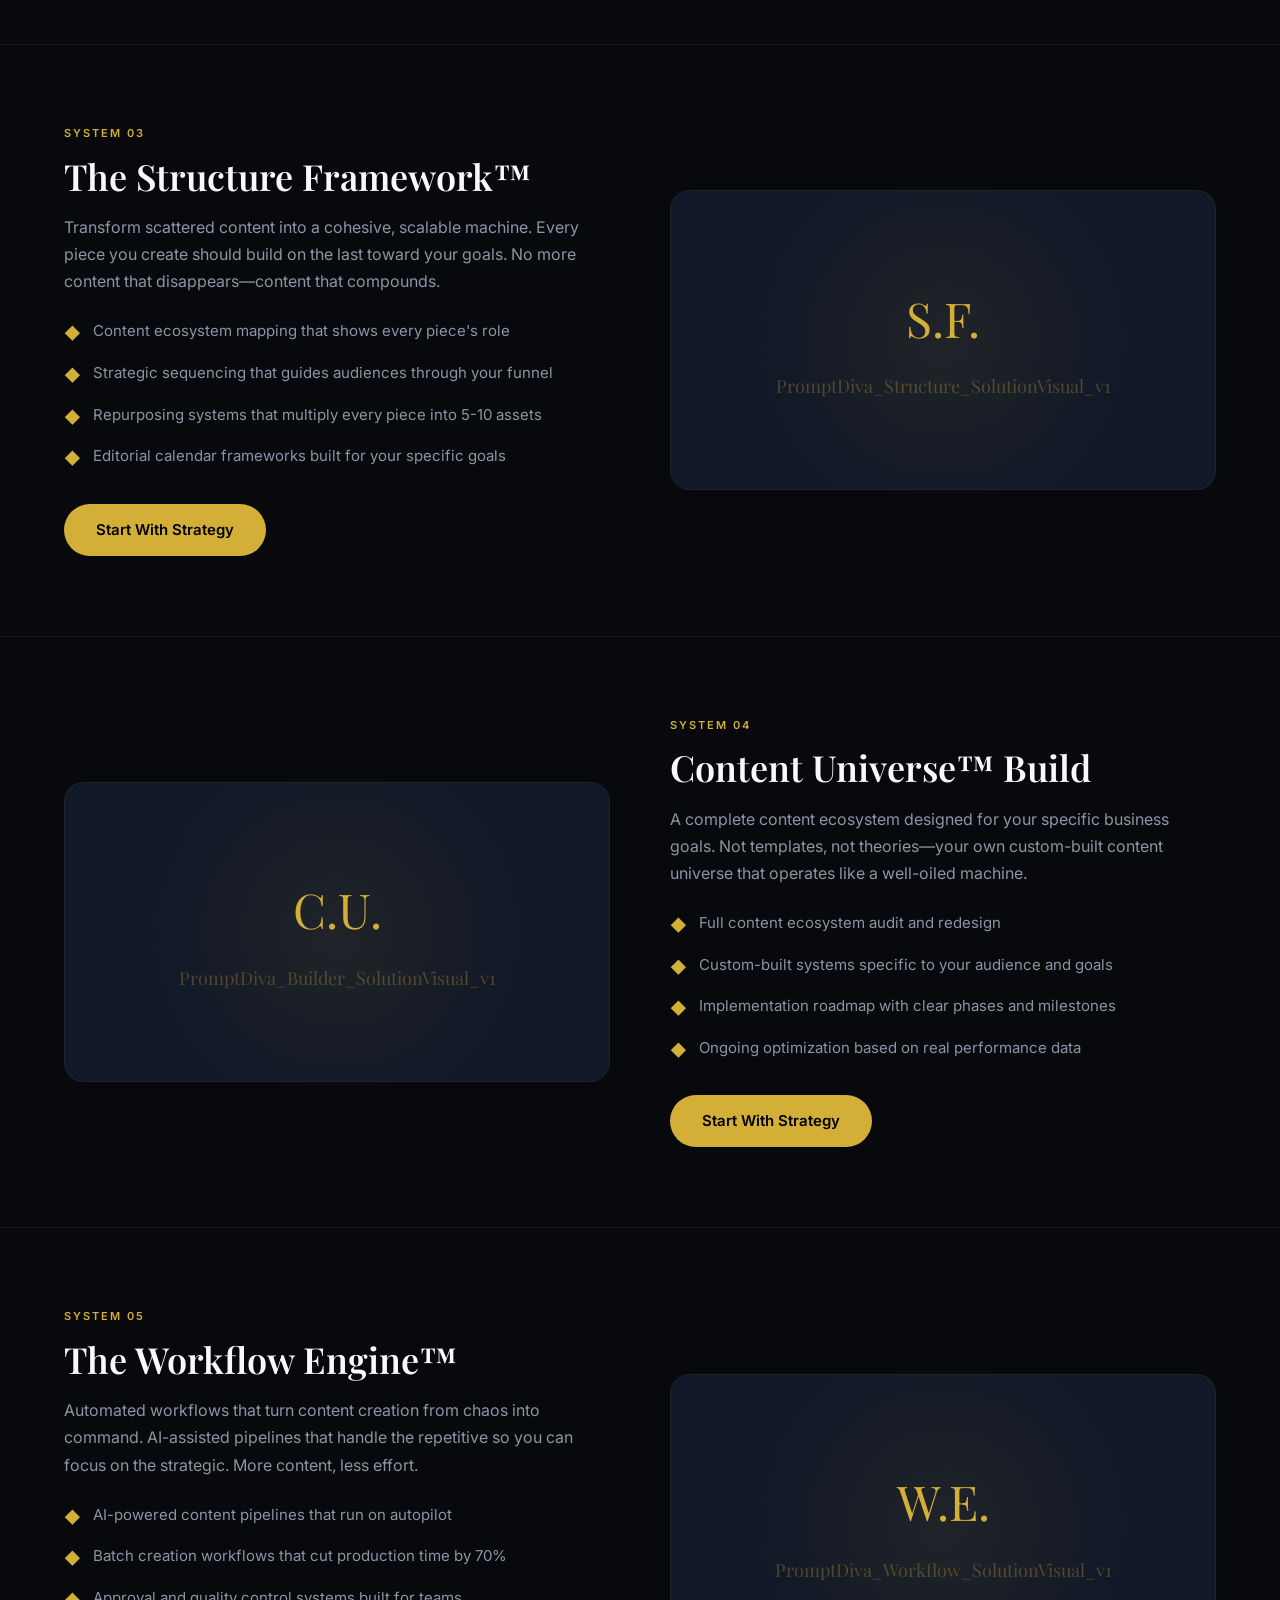
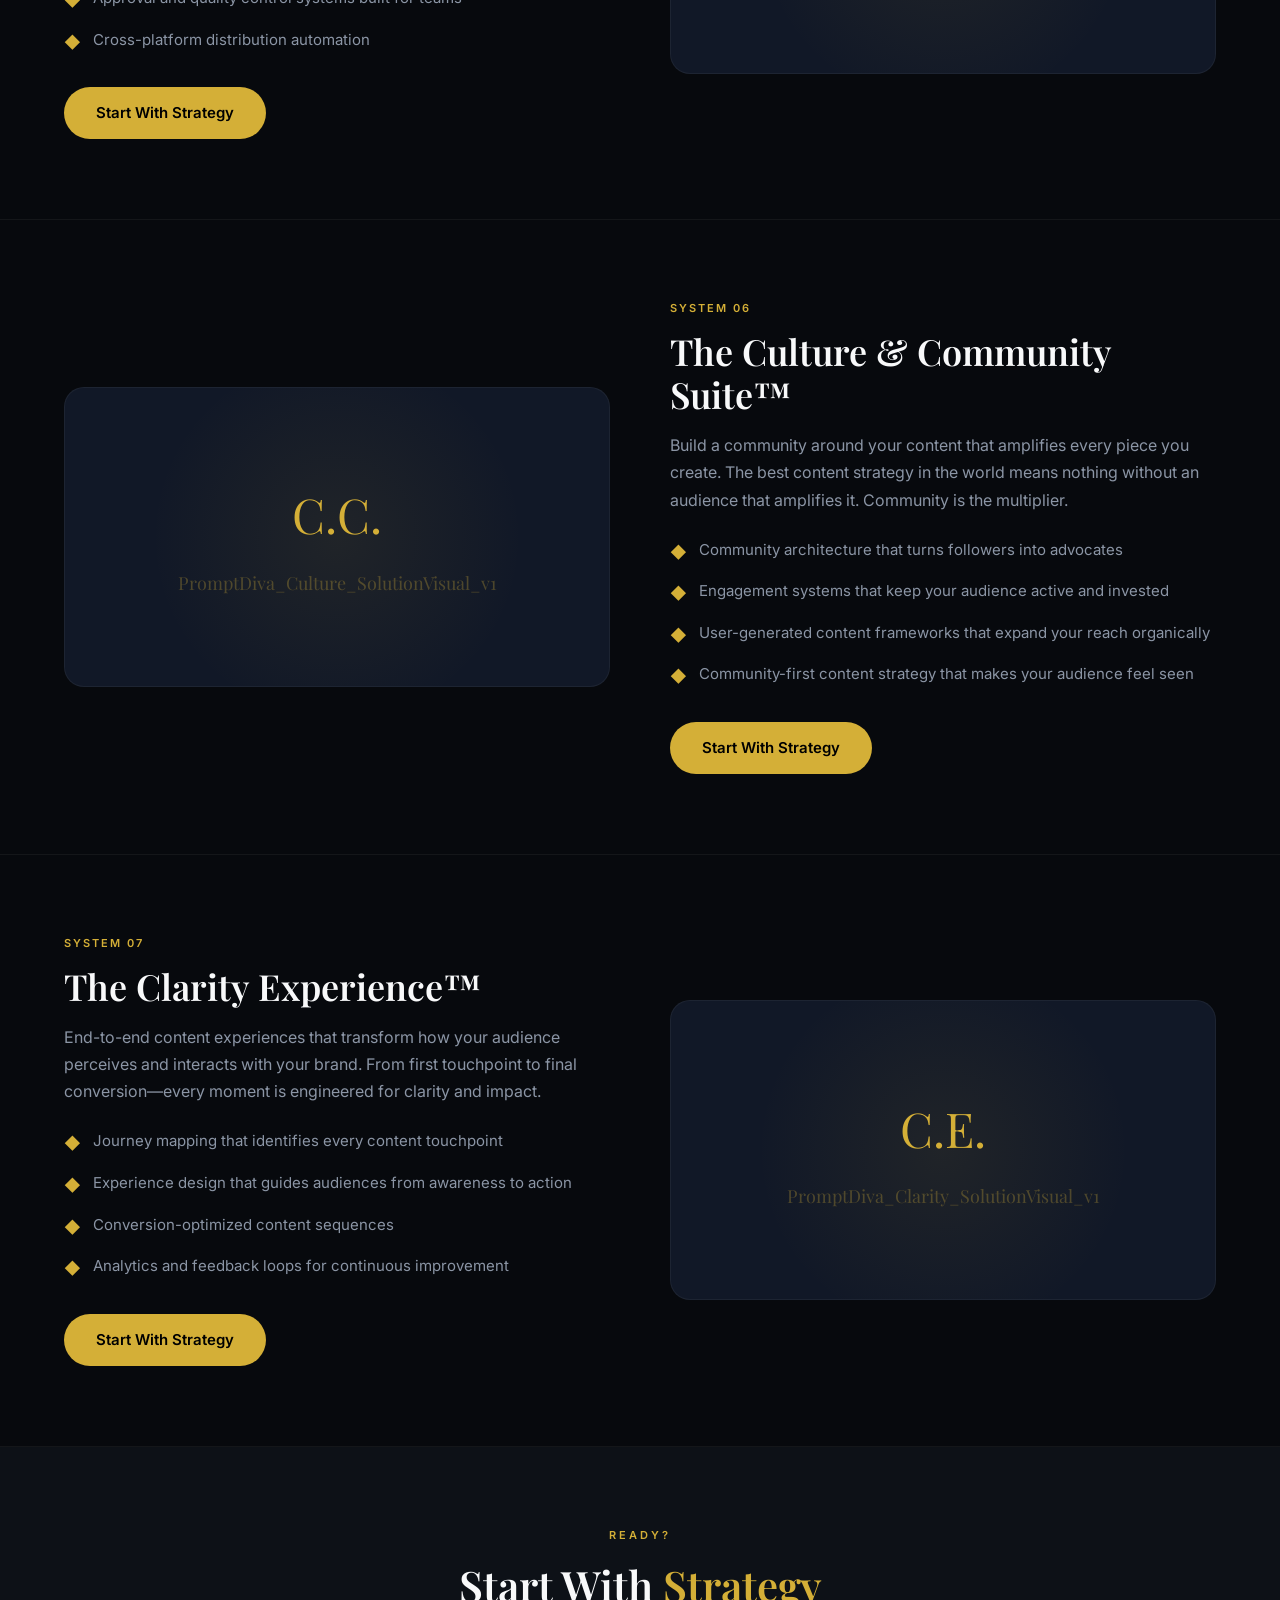
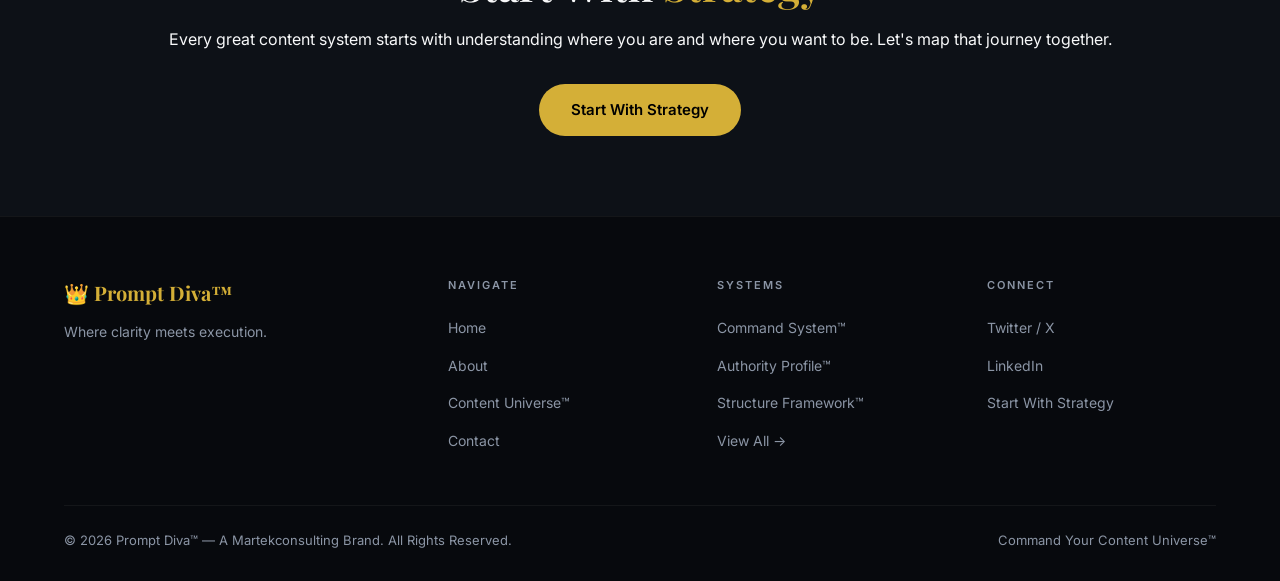
<file: universe.html>
<!DOCTYPE html>
<html lang="en">
<head>
  <meta charset="UTF-8">
  <meta name="viewport" content="width=device-width, initial-scale=1.0">
  <title>Content Universe™ Hub — Prompt Diva™ | All 7 Systems</title>
  <meta name="description" content="Seven proprietary content systems designed to transform how you create, structure, and amplify your content. Command your content universe today.">
  <link rel="preconnect" href="https://fonts.googleapis.com">
  <link rel="preconnect" href="https://fonts.gstatic.com" crossorigin>
  <link href="https://fonts.googleapis.com/css2?family=Inter:wght@400;500;600;700&family=Playfair+Display:wght@600;700&display=swap" rel="stylesheet">
  <link rel="stylesheet" href="styles.css">
</head>
<body>

<!-- Navigation -->
<nav class="navbar" id="navbar">
  <div class="container">
    <a href="index.html" class="nav-logo">👑 Prompt Diva™</a>
    <ul class="nav-links">
      <li><a href="index.html">Home</a></li>
      <li><a href="about.html">About</a></li>
      <li><a href="universe.html" class="active">Content Universe™</a></li>
      <li><a href="contact.html">Contact</a></li>
    </ul>
    <a href="contact.html" class="btn btn-primary nav-cta">Start With Strategy</a>
  </div>
</nav>

<!-- Page Hero -->
<section class="page-hero">
  <div class="container">
    <span class="section-label">Content Universe™ Hub</span>
    <h1>Your Content. <br><span class="gold-text">All Systems.</span></h1>
    <p class="subtitle">Seven proprietary systems designed to transform scattered content into a scalable, authoritative presence.</p>
  </div>
</section>

<!-- System 1: The Command System -->
<section class="system-detail" id="command">
  <div class="container">
    <div class="system-grid">
      <div class="system-info fade-up">
        <span class="system-badge">System 01</span>
        <h3>The Command System™</h3>
        <p>Master the art of directing AI to produce exactly what you envision—every time. Stop getting generic outputs. Start getting precision results that sound like you, move like you, and work for you.</p>
        <ul class="feature-list">
          <li><span class="feature-icon">◆</span> Prompt architecture templates that eliminate guesswork</li>
          <li><span class="feature-icon">◆</span> Tone and voice calibration for consistent brand output</li>
          <li><span class="feature-icon">◆</span> Iteration frameworks that refine outputs in minutes, not hours</li>
          <li><span class="feature-icon">◆</span> Multi-system workflows that scale content production 10x</li>
        </ul>
        <a href="contact.html" class="btn btn-primary">Start With Strategy</a>
      </div>
      <div class="system-visual fade-up">
        <div class="system-visual-placeholder">
          <div style="font-family: 'Playfair Display', serif; font-size: 48px; color: var(--gold); margin-bottom: 16px;">CMD</div>
          <div>PromptDiva_Command_SolutionVisual_v1</div>
        </div>
      </div>
    </div>
  </div>
</section>

<!-- System 2: The Authority Profile -->
<section class="system-detail" id="authority">
  <div class="container">
    <div class="system-grid reverse">
      <div class="system-info fade-up">
        <span class="system-badge">System 02</span>
        <h3>The Authority Profile™</h3>
        <p>Build a recognizable, magnetic presence that makes your ideal audience see you as the obvious choice. Authority isn't born—it's engineered through strategic positioning and consistent presence.</p>
        <ul class="feature-list">
          <li><span class="feature-icon">◆</span> Positioning framework that differentiates you in saturated markets</li>
          <li><span class="feature-icon">◆</span> Content pillars that establish thought leadership systematically</li>
          <li><span class="feature-icon">◆</span> Voice calibration system for consistent authority across all channels</li>
          <li><span class="feature-icon">◆</span> Audience trust-building sequences that convert followers to clients</li>
        </ul>
        <a href="contact.html" class="btn btn-primary">Start With Strategy</a>
      </div>
      <div class="system-visual fade-up">
        <div class="system-visual-placeholder">
          <div style="font-family: 'Playfair Display', serif; font-size: 48px; color: var(--gold); margin-bottom: 16px;">A.P.</div>
          <div>PromptDiva_Authority_SolutionVisual_v1</div>
        </div>
      </div>
    </div>
  </div>
</section>

<!-- System 3: The Structure Framework -->
<section class="system-detail" id="structure">
  <div class="container">
    <div class="system-grid">
      <div class="system-info fade-up">
        <span class="system-badge">System 03</span>
        <h3>The Structure Framework™</h3>
        <p>Transform scattered content into a cohesive, scalable machine. Every piece you create should build on the last toward your goals. No more content that disappears—content that compounds.</p>
        <ul class="feature-list">
          <li><span class="feature-icon">◆</span> Content ecosystem mapping that shows every piece's role</li>
          <li><span class="feature-icon">◆</span> Strategic sequencing that guides audiences through your funnel</li>
          <li><span class="feature-icon">◆</span> Repurposing systems that multiply every piece into 5-10 assets</li>
          <li><span class="feature-icon">◆</span> Editorial calendar frameworks built for your specific goals</li>
        </ul>
        <a href="contact.html" class="btn btn-primary">Start With Strategy</a>
      </div>
      <div class="system-visual fade-up">
        <div class="system-visual-placeholder">
          <div style="font-family: 'Playfair Display', serif; font-size: 48px; color: var(--gold); margin-bottom: 16px;">S.F.</div>
          <div>PromptDiva_Structure_SolutionVisual_v1</div>
        </div>
      </div>
    </div>
  </div>
</section>

<!-- System 4: Content Universe Build -->
<section class="system-detail" id="builder">
  <div class="container">
    <div class="system-grid reverse">
      <div class="system-info fade-up">
        <span class="system-badge">System 04</span>
        <h3>Content Universe™ Build</h3>
        <p>A complete content ecosystem designed for your specific business goals. Not templates, not theories—your own custom-built content universe that operates like a well-oiled machine.</p>
        <ul class="feature-list">
          <li><span class="feature-icon">◆</span> Full content ecosystem audit and redesign</li>
          <li><span class="feature-icon">◆</span> Custom-built systems specific to your audience and goals</li>
          <li><span class="feature-icon">◆</span> Implementation roadmap with clear phases and milestones</li>
          <li><span class="feature-icon">◆</span> Ongoing optimization based on real performance data</li>
        </ul>
        <a href="contact.html" class="btn btn-primary">Start With Strategy</a>
      </div>
      <div class="system-visual fade-up">
        <div class="system-visual-placeholder">
          <div style="font-family: 'Playfair Display', serif; font-size: 48px; color: var(--gold); margin-bottom: 16px;">C.U.</div>
          <div>PromptDiva_Builder_SolutionVisual_v1</div>
        </div>
      </div>
    </div>
  </div>
</section>

<!-- System 5: The Workflow Engine -->
<section class="system-detail" id="workflow">
  <div class="container">
    <div class="system-grid">
      <div class="system-info fade-up">
        <span class="system-badge">System 05</span>
        <h3>The Workflow Engine™</h3>
        <p>Automated workflows that turn content creation from chaos into command. AI-assisted pipelines that handle the repetitive so you can focus on the strategic. More content, less effort.</p>
        <ul class="feature-list">
          <li><span class="feature-icon">◆</span> AI-powered content pipelines that run on autopilot</li>
          <li><span class="feature-icon">◆</span> Batch creation workflows that cut production time by 70%</li>
          <li><span class="feature-icon">◆</span> Approval and quality control systems built for teams</li>
          <li><span class="feature-icon">◆</span> Cross-platform distribution automation</li>
        </ul>
        <a href="contact.html" class="btn btn-primary">Start With Strategy</a>
      </div>
      <div class="system-visual fade-up">
        <div class="system-visual-placeholder">
          <div style="font-family: 'Playfair Display', serif; font-size: 48px; color: var(--gold); margin-bottom: 16px;">W.E.</div>
          <div>PromptDiva_Workflow_SolutionVisual_v1</div>
        </div>
      </div>
    </div>
  </div>
</section>

<!-- System 6: The Culture & Community Suite -->
<section class="system-detail" id="culture">
  <div class="container">
    <div class="system-grid reverse">
      <div class="system-info fade-up">
        <span class="system-badge">System 06</span>
        <h3>The Culture & Community Suite™</h3>
        <p>Build a community around your content that amplifies every piece you create. The best content strategy in the world means nothing without an audience that amplifies it. Community is the multiplier.</p>
        <ul class="feature-list">
          <li><span class="feature-icon">◆</span> Community architecture that turns followers into advocates</li>
          <li><span class="feature-icon">◆</span> Engagement systems that keep your audience active and invested</li>
          <li><span class="feature-icon">◆</span> User-generated content frameworks that expand your reach organically</li>
          <li><span class="feature-icon">◆</span> Community-first content strategy that makes your audience feel seen</li>
        </ul>
        <a href="contact.html" class="btn btn-primary">Start With Strategy</a>
      </div>
      <div class="system-visual fade-up">
        <div class="system-visual-placeholder">
          <div style="font-family: 'Playfair Display', serif; font-size: 48px; color: var(--gold); margin-bottom: 16px;">C.C.</div>
          <div>PromptDiva_Culture_SolutionVisual_v1</div>
        </div>
      </div>
    </div>
  </div>
</section>

<!-- System 7: The Clarity Experience -->
<section class="system-detail" id="clarity">
  <div class="container">
    <div class="system-grid">
      <div class="system-info fade-up">
        <span class="system-badge">System 07</span>
        <h3>The Clarity Experience™</h3>
        <p>End-to-end content experiences that transform how your audience perceives and interacts with your brand. From first touchpoint to final conversion—every moment is engineered for clarity and impact.</p>
        <ul class="feature-list">
          <li><span class="feature-icon">◆</span> Journey mapping that identifies every content touchpoint</li>
          <li><span class="feature-icon">◆</span> Experience design that guides audiences from awareness to action</li>
          <li><span class="feature-icon">◆</span> Conversion-optimized content sequences</li>
          <li><span class="feature-icon">◆</span> Analytics and feedback loops for continuous improvement</li>
        </ul>
        <a href="contact.html" class="btn btn-primary">Start With Strategy</a>
      </div>
      <div class="system-visual fade-up">
        <div class="system-visual-placeholder">
          <div style="font-family: 'Playfair Display', serif; font-size: 48px; color: var(--gold); margin-bottom: 16px;">C.E.</div>
          <div>PromptDiva_Clarity_SolutionVisual_v1</div>
        </div>
      </div>
    </div>
  </div>
</section>

<!-- CTA Section -->
<section class="about-cta" style="background: var(--bg-dark);">
  <div class="container">
    <div class="fade-up">
      <span class="section-label">Ready?</span>
      <h2>Start With <span class="gold-text">Strategy</span></h2>
      <p class="subtitle" style="margin: 16px auto 32px;">Every great content system starts with understanding where you are and where you want to be. Let's map that journey together.</p>
      <a href="contact.html" class="btn btn-primary">Start With Strategy</a>
    </div>
  </div>
</section>

<!-- Footer -->
<footer class="footer">
  <div class="container">
    <div class="footer-grid">
      <div class="footer-brand">
        <div class="footer-logo">👑 Prompt Diva™</div>
        <p>Where clarity meets execution.</p>
      </div>
      <div class="footer-col">
        <h4>Navigate</h4>
        <ul>
          <li><a href="index.html">Home</a></li>
          <li><a href="about.html">About</a></li>
          <li><a href="universe.html">Content Universe™</a></li>
          <li><a href="contact.html">Contact</a></li>
        </ul>
      </div>
      <div class="footer-col">
        <h4>Systems</h4>
        <ul>
          <li><a href="universe.html#command">Command System™</a></li>
          <li><a href="universe.html#authority">Authority Profile™</a></li>
          <li><a href="universe.html#structure">Structure Framework™</a></li>
          <li><a href="universe.html">View All →</a></li>
        </ul>
      </div>
      <div class="footer-col">
        <h4>Connect</h4>
        <ul>
          <li><a href="https://twitter.com/promptdiva" target="_blank">Twitter / X</a></li>
          <li><a href="https://linkedin.com/company/promptdiva" target="_blank">LinkedIn</a></li>
          <li><a href="contact.html">Start With Strategy</a></li>
        </ul>
      </div>
    </div>
    <div class="footer-bottom">
      <p>© 2026 Prompt Diva™ — A Martekconsulting Brand. All Rights Reserved.</p>
      <p>Command Your Content Universe™</p>
    </div>
  </div>
</footer>

<script src="main.js"></script>
</body>
</html>
</file>
<file: styles.css>
/* =========================================
   Prompt Diva™ — Content Universe
   Global Styles
   ========================================= */

*, *::before, *::after { box-sizing: border-box; margin: 0; padding: 0; }
html { scroll-behavior: smooth; }
body { font-family: 'Inter', sans-serif; background: #07090D; color: #F8F9FA; line-height: 1.6; overflow-x: hidden; font-size: 16px; }
img { max-width: 100%; display: block; }
a { color: inherit; text-decoration: none; }
button { cursor: pointer; font-family: inherit; }
ul { list-style: none; }

/* --- Variables --- */
:root {
  --bg-deep: #07090D;
  --bg-dark: #0D1117;
  --bg-card: #111827;
  --gold: #D4AF37;
  --gold-light: #F5D76E;
  --text: #F8F9FA;
  --muted: #8B95A5;
  --glow: rgba(212,175,55,0.15);
  --glow-strong: rgba(212,175,55,0.35);
}

/* --- Typography --- */
h1, h2, h3 { font-family: 'Playfair Display', serif; font-weight: 600; line-height: 1.2; }
h1 { font-size: 56px; }
h2 { font-size: 42px; }
h3 { font-size: 28px; }

/* --- Container --- */
.container { max-width: 1200px; margin: 0 auto; padding: 0 24px; }

/* --- Buttons --- */
.btn { display: inline-block; padding: 14px 32px; border-radius: 50px; font-size: 15px; font-weight: 600; transition: all 0.3s ease; border: none; text-align: center; cursor: pointer; }
.btn-primary { background: var(--gold); color: #000; }
.btn-primary:hover { background: var(--gold-light); box-shadow: 0 0 40px var(--glow-strong); transform: translateY(-2px); }
.btn-secondary { background: transparent; color: var(--text); border: 1px solid rgba(255,255,255,0.25); }
.btn-secondary:hover { border-color: var(--gold); color: var(--gold); }

/* --- Navigation --- */
.navbar { position: fixed; top: 0; left: 0; right: 0; z-index: 1000; padding: 20px 0; transition: all 0.3s ease; }
.navbar.scrolled { background: rgba(7,9,13,0.95); backdrop-filter: blur(20px); border-bottom: 1px solid rgba(255,255,255,0.06); }
.navbar .container { display: flex; align-items: center; justify-content: space-between; }
.nav-logo { font-family: 'Playfair Display', serif; font-size: 22px; font-weight: 700; color: var(--gold); }
.nav-links { display: flex; gap: 36px; list-style: none; }
.nav-links a { font-size: 14px; color: var(--muted); transition: color 0.3s; letter-spacing: 0.5px; }
.nav-links a:hover, .nav-links a.active { color: var(--gold); }
.nav-cta { font-size: 14px; padding: 10px 24px; }

/* --- Section Shared --- */
section { padding: 100px 0; }
.section-label { font-size: 11px; text-transform: uppercase; letter-spacing: 3px; color: var(--gold); margin-bottom: 16px; display: block; font-weight: 600; }
.section-header { text-align: center; margin-bottom: 60px; }
.section-header p { color: var(--muted); font-size: 18px; max-width: 600px; margin: 16px auto 0; }
.gold-text { color: var(--gold); }

/* --- HERO Section 1 --- */
.hero-section { min-height: 100vh; display: flex; align-items: center; position: relative; padding: 120px 0 80px; }
.hero-section::before { content: ''; position: absolute; inset: 0; background: radial-gradient(ellipse at 70% 50%, rgba(212,175,55,0.06) 0%, transparent 60%); pointer-events: none; }
.hero-grid { display: grid; grid-template-columns: 1fr 1fr; gap: 60px; align-items: center; }
.hero-content { position: relative; z-index: 1; }
.hero-content h1 { font-size: 64px; margin-bottom: 20px; line-height: 1.1; }
.hero-sub { font-size: 20px; color: var(--muted); margin-bottom: 16px; line-height: 1.5; max-width: 500px; }
.hero-sig { font-family: 'Playfair Display', serif; font-style: italic; color: var(--gold); font-size: 18px; margin-bottom: 36px; }
.hero-ctas { display: flex; gap: 16px; flex-wrap: wrap; }
.hero-visual { position: relative; z-index: 1; display: flex; justify-content: center; }
.hero-image-wrapper { position: relative; }
.hero-glow { position: absolute; width: 400px; height: 400px; background: radial-gradient(circle, rgba(212,175,55,0.15) 0%, transparent 70%); top: 50%; left: 50%; transform: translate(-50%, -50%); pointer-events: none; }
.hero-image { width: 420px; height: auto; border-radius: 20px; border: 1px solid rgba(212,175,55,0.2); position: relative; z-index: 1; }
.floating-panel { position: absolute; background: rgba(13,17,23,0.9); border: 1px solid rgba(255,255,255,0.08); border-radius: 12px; padding: 14px 18px; backdrop-filter: blur(10px); }
.floating-panel.panel-1 { top: 20%; left: -40px; animation: float 4s ease-in-out infinite; }
.floating-panel.panel-2 { bottom: 25%; right: -40px; animation: float 4s ease-in-out infinite 1s; }
.floating-panel.panel-3 { top: 10%; right: -30px; animation: float 4s ease-in-out infinite 0.5s; }
.panel-label { display: block; font-size: 10px; text-transform: uppercase; letter-spacing: 1px; color: var(--muted); margin-bottom: 4px; }
.panel-value { font-family: 'Playfair Display', serif; font-size: 22px; color: var(--gold); font-weight: 700; }
.panel-status { font-size: 11px; color: #4ADE80; font-weight: 600; letter-spacing: 1px; }
.hero-particles { position: absolute; inset: 0; pointer-events: none; overflow: hidden; }

/* --- Differentiator Section 2 --- */
.diff-section { background: var(--bg-dark); }
.diff-grid { display: grid; grid-template-columns: 1fr 1fr; gap: 80px; align-items: center; }
.diff-content h2 { margin-bottom: 24px; }
.diff-content .section-sub { margin-bottom: 32px; }
.diff-list { display: flex; flex-direction: column; gap: 16px; }
.diff-list li { display: flex; align-items: center; gap: 14px; font-size: 16px; color: var(--muted); }
.diff-icon { color: var(--gold); font-size: 10px; }
.diff-visual { display: flex; justify-content: center; align-items: center; }
.diff-visual-box { position: relative; width: 300px; height: 300px; display: flex; align-items: center; justify-content: center; }
.dv-ring { position: absolute; border-radius: 50%; border: 1px solid rgba(212,175,55,0.2); }
.dv-ring-1 { width: 300px; height: 300px; animation: pulse-ring 3s ease-in-out infinite; }
.dv-ring-2 { width: 220px; height: 220px; border-color: rgba(212,175,55,0.3); animation: pulse-ring 3s ease-in-out infinite 0.5s; }
.dv-ring-3 { width: 140px; height: 140px; border-color: rgba(212,175,55,0.4); animation: pulse-ring 3s ease-in-out infinite 1s; }
.dv-center { font-family: 'Playfair Display', serif; font-size: 36px; font-weight: 700; color: var(--gold); }

/* --- Method Section 3 --- */
.method-grid { display: grid; grid-template-columns: repeat(4, 1fr); gap: 24px; }
.method-card { background: var(--bg-card); border: 1px solid rgba(255,255,255,0.05); border-radius: 16px; padding: 32px 24px; transition: all 0.3s ease; }
.method-card:hover { border-color: var(--gold); box-shadow: 0 0 30px var(--glow); transform: translateY(-4px); }
.method-num { font-family: 'Playfair Display', serif; font-size: 48px; color: rgba(212,175,55,0.2); font-weight: 700; display: block; margin-bottom: 16px; }
.method-card h3 { font-size: 22px; margin-bottom: 12px; }
.method-card p { color: var(--muted); font-size: 14px; line-height: 1.6; }

/* --- Universe Hub Section 4 --- */
.universe-hub-section { background: var(--bg-dark); }
.universe-cta { text-align: center; margin-top: 48px; }
.universe-grid { display: grid; grid-template-columns: repeat(3, 1fr); gap: 24px; }
.system-card { background: var(--bg-card); border: 1px solid rgba(255,255,255,0.05); border-radius: 16px; padding: 28px; display: block; transition: all 0.3s ease; cursor: pointer; }
.system-card:hover { border-color: var(--gold); box-shadow: 0 0 30px var(--glow); transform: translateY(-4px); }
.system-badge { font-size: 10px; text-transform: uppercase; letter-spacing: 2px; color: var(--gold); margin-bottom: 12px; display: block; font-weight: 600; }
.system-card h3 { font-size: 20px; margin-bottom: 10px; }
.system-card p { color: var(--muted); font-size: 14px; margin-bottom: 16px; line-height: 1.5; }
.system-cta { display: inline-flex; align-items: center; gap: 8px; color: var(--gold); font-size: 13px; font-weight: 600; }

/* --- Partners Section 5 --- */
.partners-grid { display: grid; grid-template-columns: repeat(4, 1fr); gap: 24px; }
.partner-card { background: var(--bg-card); border: 1px solid rgba(255,255,255,0.05); border-radius: 12px; padding: 32px; display: flex; align-items: center; justify-content: center; min-height: 100px; color: var(--muted); font-size: 14px; }

/* --- Success Section 6 --- */
.success-grid { display: grid; grid-template-columns: repeat(3, 1fr); gap: 24px; }
.success-card { background: var(--bg-card); border: 1px solid rgba(255,255,255,0.05); border-radius: 16px; padding: 32px; }
.success-quote { font-size: 16px; line-height: 1.7; color: var(--text); margin-bottom: 24px; font-style: italic; }
.success-author { display: flex; flex-direction: column; gap: 4px; }
.author-name { font-weight: 600; color: var(--gold); font-size: 15px; }
.author-title { font-size: 13px; color: var(--muted); }

/* --- Strategy Section 7 --- */
.strategy-section { background: var(--bg-dark); }
.strategy-grid { display: grid; grid-template-columns: 1fr 1fr; gap: 80px; align-items: center; }
.strategy-content h2 { margin-bottom: 20px; }
.strategy-content .section-sub { margin-bottom: 32px; }
.strategy-benefits { display: flex; flex-direction: column; gap: 14px; }
.benefit-item { display: flex; align-items: center; gap: 12px; color: var(--muted); font-size: 15px; }
.benefit-icon { color: var(--gold); font-weight: 700; }
.strategy-form-wrapper { background: var(--bg-card); border: 1px solid rgba(255,255,255,0.06); border-radius: 20px; padding: 40px; }
.form-row { display: grid; grid-template-columns: 1fr 1fr; gap: 16px; }
.form-group { margin-bottom: 20px; }
.form-group label { display: block; font-size: 13px; color: var(--muted); margin-bottom: 8px; font-weight: 500; }
.form-group input, .form-group textarea { width: 100%; background: rgba(255,255,255,0.04); border: 1px solid rgba(255,255,255,0.08); border-radius: 10px; padding: 14px 16px; color: var(--text); font-family: inherit; font-size: 15px; transition: all 0.3s; }
.form-group input:focus, .form-group textarea:focus { outline: none; border-color: var(--gold); background: rgba(212,175,55,0.03); }
.form-group textarea { height: 120px; resize: vertical; }
.form-success { text-align: center; padding: 40px 20px; }
.success-icon { font-size: 48px; margin-bottom: 16px; }
.form-success h3 { font-size: 24px; margin-bottom: 12px; }
.form-success p { color: var(--muted); }

/* --- Footer --- */
.footer { background: var(--bg-deep); border-top: 1px solid rgba(255,255,255,0.05); padding: 60px 0 30px; }
.footer-grid { display: grid; grid-template-columns: 1.5fr 1fr 1fr 1fr; gap: 40px; margin-bottom: 40px; }
.footer-logo { font-family: 'Playfair Display', serif; font-size: 20px; color: var(--gold); font-weight: 700; margin-bottom: 12px; }
.footer-brand p { color: var(--muted); font-size: 14px; }
.footer-col h4 { font-size: 11px; text-transform: uppercase; letter-spacing: 2px; color: var(--muted); margin-bottom: 20px; font-weight: 600; }
.footer-col li { margin-bottom: 12px; }
.footer-col a { color: var(--muted); font-size: 14px; transition: color 0.3s; }
.footer-col a:hover { color: var(--gold); }
.footer-bottom { border-top: 1px solid rgba(255,255,255,0.05); padding-top: 24px; display: flex; justify-content: space-between; font-size: 13px; color: var(--muted); }

/* --- Page Hero (inner pages) --- */
.page-hero { min-height: 50vh; display: flex; align-items: center; justify-content: center; text-align: center; padding: 140px 24px 80px; position: relative; }
.page-hero::before { content: ''; position: absolute; inset: 0; background: radial-gradient(ellipse at 50% 30%, rgba(212,175,55,0.06) 0%, transparent 60%); }
.page-hero h1 { margin-bottom: 16px; }
.page-hero .subtitle { font-size: 18px; color: var(--muted); max-width: 550px; }

/* --- About Page --- */
.about-hero-section { min-height: 70vh; display: flex; align-items: center; padding: 140px 0 80px; position: relative; overflow: hidden; }
.about-hero-section::before { content: ''; position: absolute; inset: 0; background: radial-gradient(ellipse at 60% 40%, rgba(212,175,55,0.05) 0%, transparent 60%); }
.about-grid { display: grid; grid-template-columns: 1fr 1fr; gap: 80px; align-items: center; position: relative; z-index: 1; }
.about-image-wrapper { position: relative; }
.about-image-glow { position: absolute; width: 350px; height: 350px; background: radial-gradient(circle, rgba(212,175,55,0.12) 0%, transparent 70%); top: 50%; left: 50%; transform: translate(-50%, -50%); }
.about-image { width: 100%; max-width: 400px; border-radius: 20px; border: 1px solid rgba(212,175,55,0.2); position: relative; }
.about-content h2 { margin-bottom: 24px; }
.about-content p { color: var(--muted); margin-bottom: 20px; line-height: 1.7; }
.about-philosophy { background: var(--bg-dark); padding: 80px 0; }
.philosophy-grid { display: grid; grid-template-columns: repeat(3, 1fr); gap: 32px; margin-top: 48px; }
.philosophy-card { text-align: center; padding: 32px; }
.philosophy-icon { font-size: 40px; margin-bottom: 20px; }
.philosophy-card h3 { font-size: 20px; margin-bottom: 12px; }
.philosophy-card p { color: var(--muted); font-size: 14px; }
.about-cta { text-align: center; padding: 80px 0; }

/* --- Universe Page --- */
.universe-page-section { padding: 80px 0; }
.system-detail { padding: 80px 0; border-bottom: 1px solid rgba(255,255,255,0.05); }
.system-detail:last-of-type { border-bottom: none; }
.system-grid { display: grid; grid-template-columns: 1fr 1fr; gap: 60px; align-items: center; }
.system-grid.reverse { direction: rtl; }
.system-grid.reverse > * { direction: ltr; }
.system-info .system-badge { font-size: 11px; text-transform: uppercase; letter-spacing: 2px; color: var(--gold); margin-bottom: 12px; display: block; font-weight: 600; }
.system-info h3 { font-size: 36px; margin-bottom: 16px; }
.system-info p { color: var(--muted); line-height: 1.7; margin-bottom: 24px; }
.feature-list { margin-bottom: 32px; }
.feature-list li { display: flex; align-items: flex-start; gap: 12px; margin-bottom: 14px; color: var(--muted); font-size: 15px; }
.feature-icon { color: var(--gold); font-size: 16px; flex-shrink: 0; margin-top: 2px; }
.system-visual { background: var(--bg-card); border: 1px solid rgba(255,255,255,0.05); border-radius: 20px; padding: 48px; display: flex; align-items: center; justify-content: center; min-height: 300px; position: relative; overflow: hidden; }
.system-visual::before { content: ''; position: absolute; inset: 0; background: radial-gradient(circle at 50% 50%, rgba(212,175,55,0.08) 0%, transparent 60%); }
.system-visual-placeholder { font-family: 'Playfair Display', serif; font-size: 18px; color: rgba(212,175,55,0.3); text-align: center; }

/* --- Contact Page --- */
.contact-page-section { padding: 80px 0; }
.contact-grid { display: grid; grid-template-columns: 1fr 1fr; gap: 80px; }
.contact-info h2 { margin-bottom: 24px; }
.contact-info > p { color: var(--muted); margin-bottom: 40px; line-height: 1.6; }
.info-list { display: flex; flex-direction: column; gap: 24px; }
.info-item { display: flex; align-items: flex-start; gap: 16px; }
.info-icon { width: 44px; height: 44px; background: var(--bg-card); border: 1px solid rgba(255,255,255,0.06); border-radius: 12px; display: flex; align-items: center; justify-content: center; color: var(--gold); flex-shrink: 0; font-size: 18px; }
.info-text span { display: block; font-size: 12px; text-transform: uppercase; letter-spacing: 1px; color: var(--muted); margin-bottom: 4px; }
.info-text p { font-size: 15px; color: var(--text); }
.contact-form-section { background: var(--bg-card); border: 1px solid rgba(255,255,255,0.06); border-radius: 20px; padding: 40px; }
.contact-form-section h3 { font-size: 24px; margin-bottom: 24px; }

/* --- Animations --- */
@keyframes float {
  0%, 100% { transform: translateY(0); }
  50% { transform: translateY(-10px); }
}
@keyframes pulse-ring {
  0%, 100% { opacity: 0.3; transform: scale(1); }
  50% { opacity: 0.6; transform: scale(1.03); }
}
.fade-up { opacity: 0; transform: translateY(30px); transition: opacity 0.6s ease, transform 0.6s ease; }
.fade-up.visible { opacity: 1; transform: translateY(0); }

/* --- Responsive --- */
@media (max-width: 1024px) {
  .hero-grid, .diff-grid, .strategy-grid, .about-grid, .contact-grid, .system-grid { grid-template-columns: 1fr; gap: 40px; }
  .method-grid { grid-template-columns: repeat(2, 1fr); }
  .universe-grid { grid-template-columns: repeat(2, 1fr); }
  .success-grid { grid-template-columns: 1fr; }
  .partners-grid { grid-template-columns: repeat(2, 1fr); }
  .footer-grid { grid-template-columns: 1fr 1fr; }
  h1 { font-size: 48px; }
  h2 { font-size: 36px; }
  .hero-content h1 { font-size: 52px; }
  .system-grid.reverse { direction: ltr; }
}

@media (max-width: 768px) {
  section { padding: 60px 0; }
  .container { padding: 0 20px; }
  h1 { font-size: 36px; }
  h2 { font-size: 28px; }
  h3 { font-size: 22px; }
  .hero-section { padding: 100px 0 60px; }
  .hero-content h1 { font-size: 40px; }
  .hero-sub { font-size: 17px; }
  .hero-ctas { flex-direction: column; }
  .hero-image { width: 300px; }
  .floating-panel { display: none; }
  .method-grid, .universe-grid { grid-template-columns: 1fr; }
  .philosophy-grid { grid-template-columns: 1fr; }
  .footer-grid { grid-template-columns: 1fr; }
  .footer-bottom { flex-direction: column; text-align: center; gap: 8px; }
  .form-row { grid-template-columns: 1fr; }
  .nav-links { display: none; }
}
</file>
